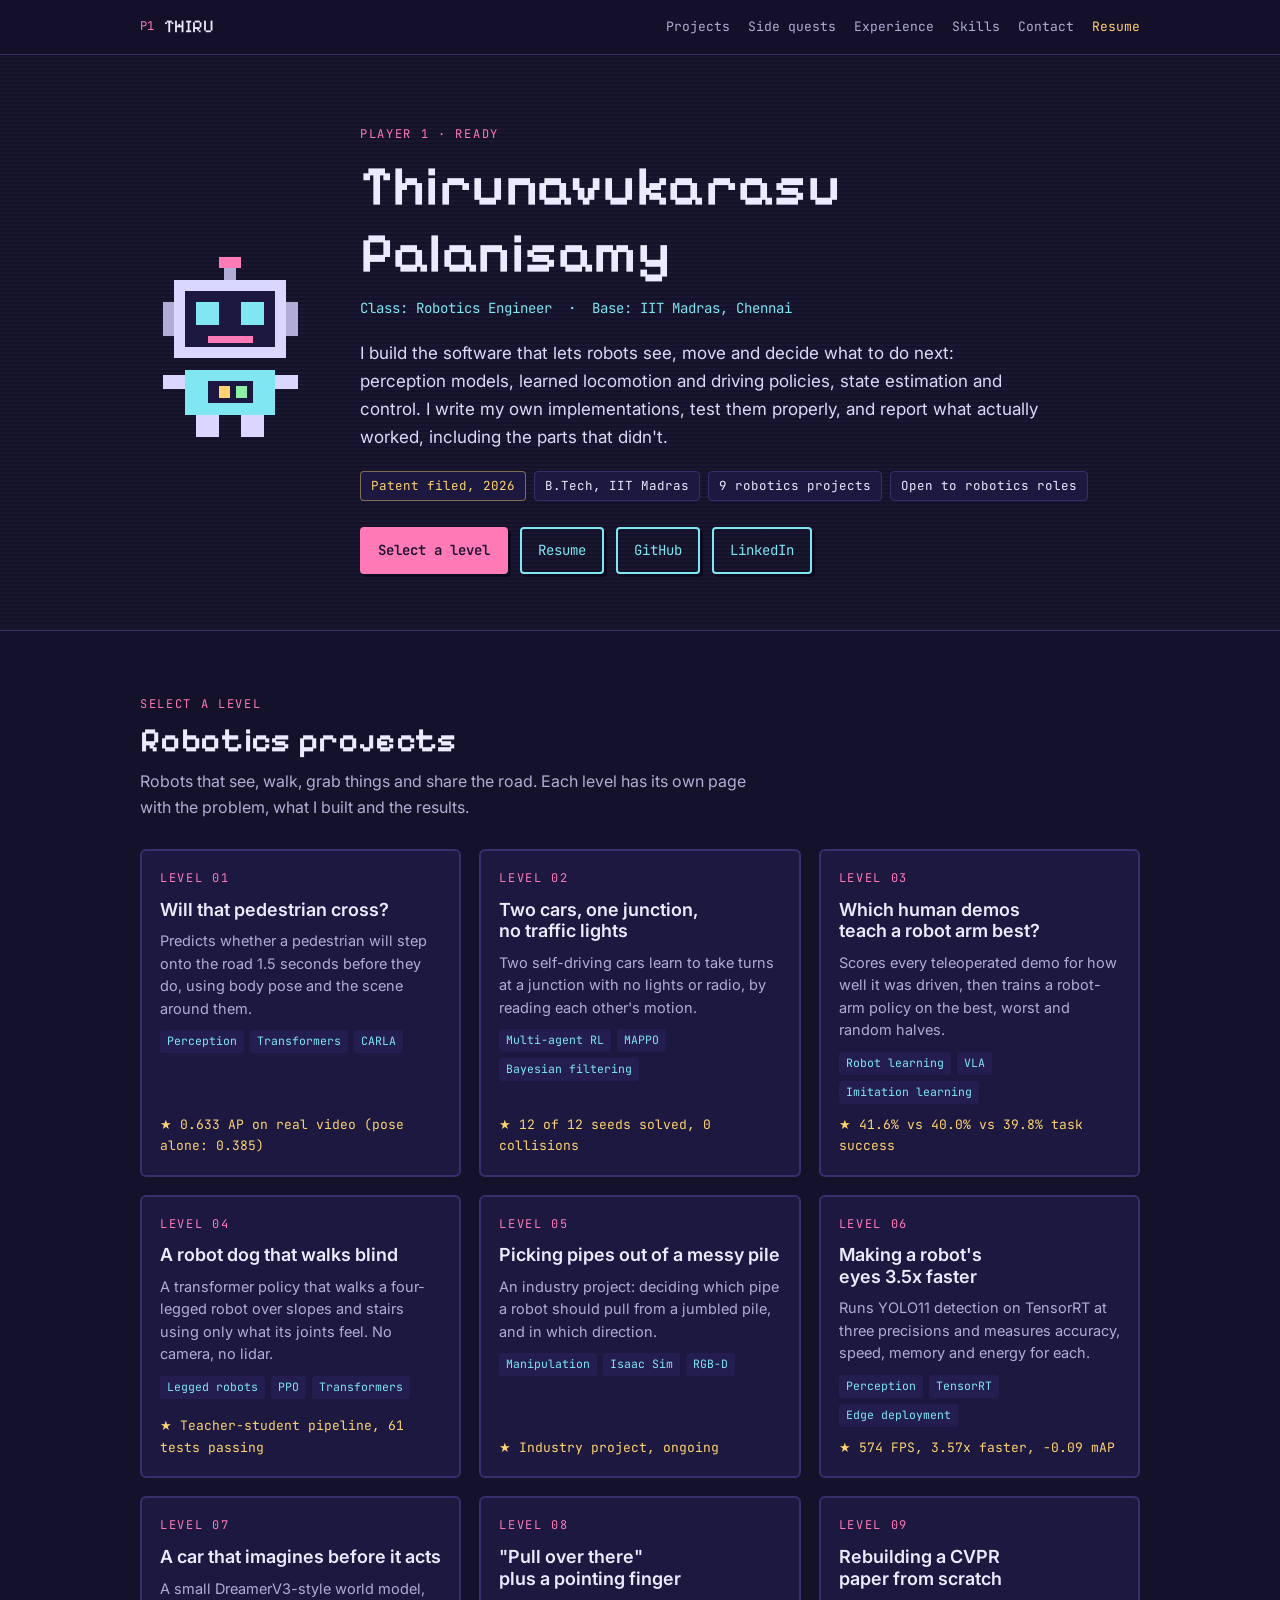
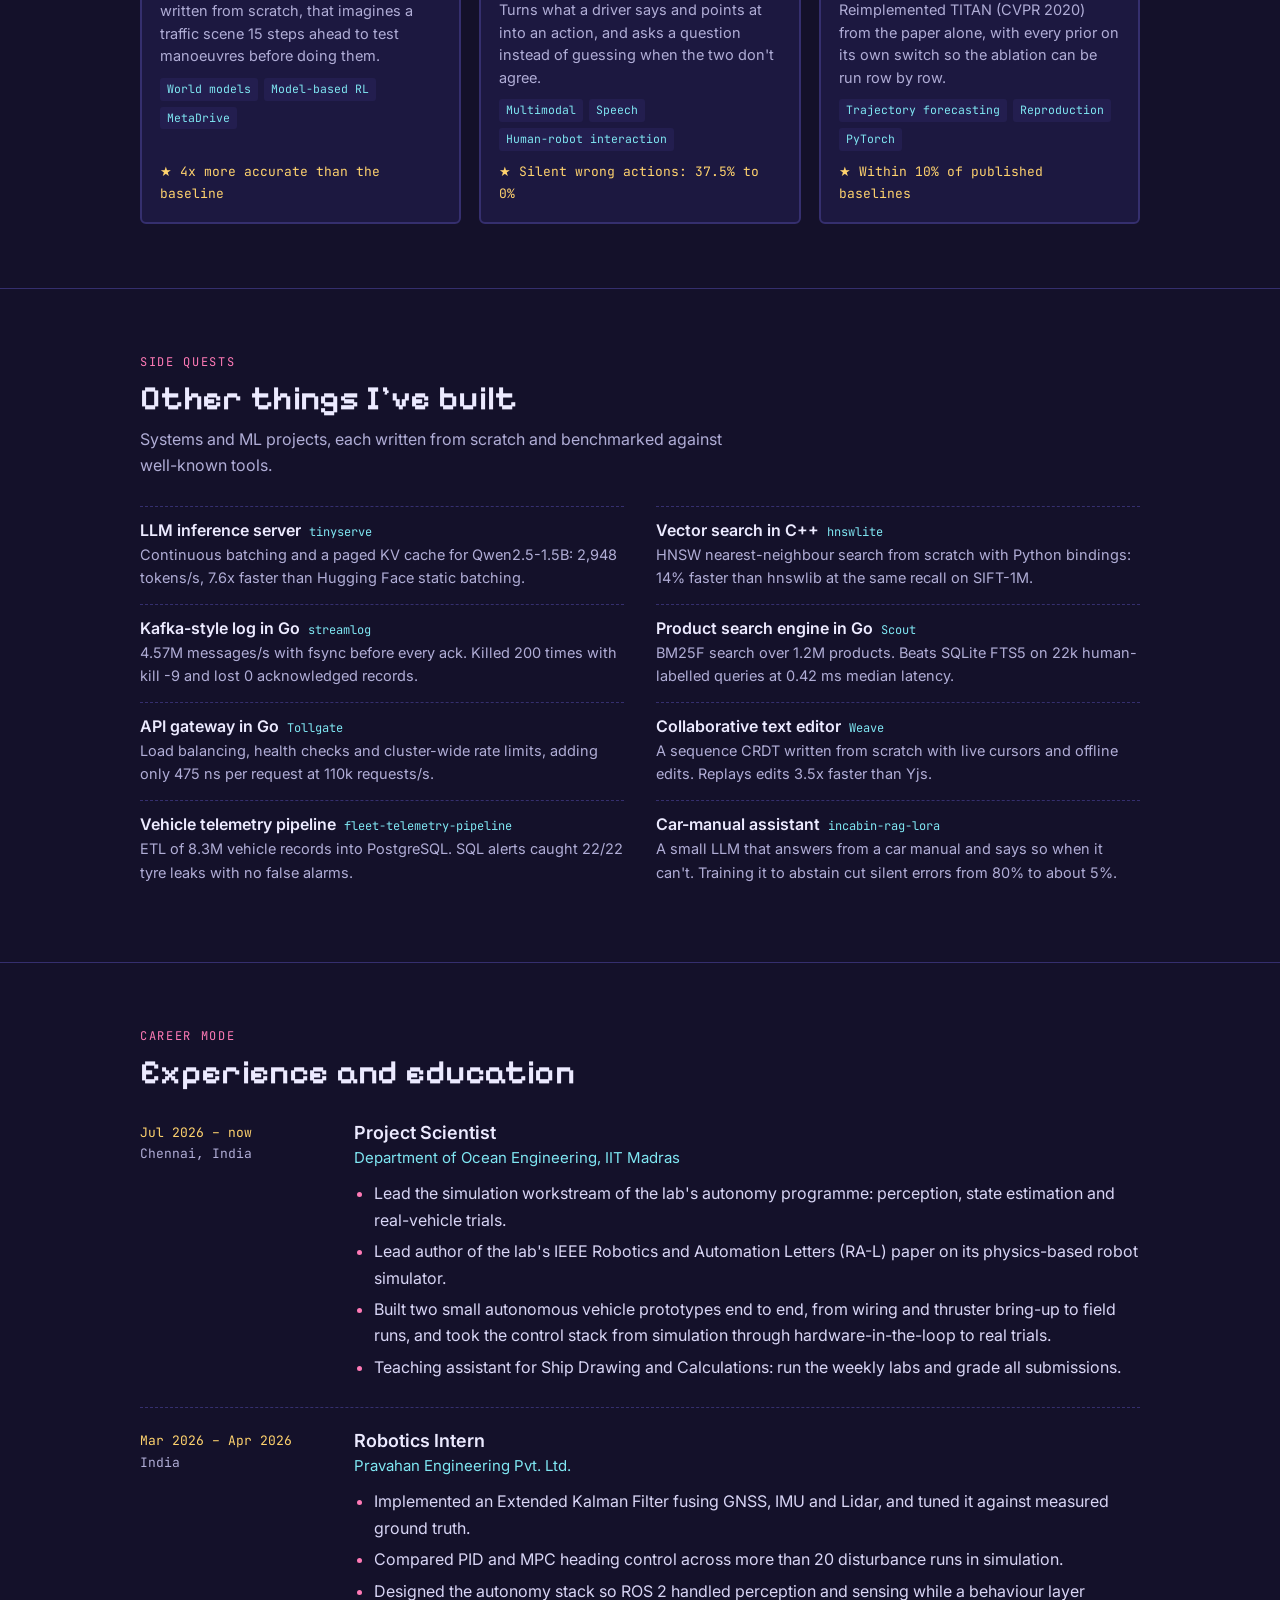
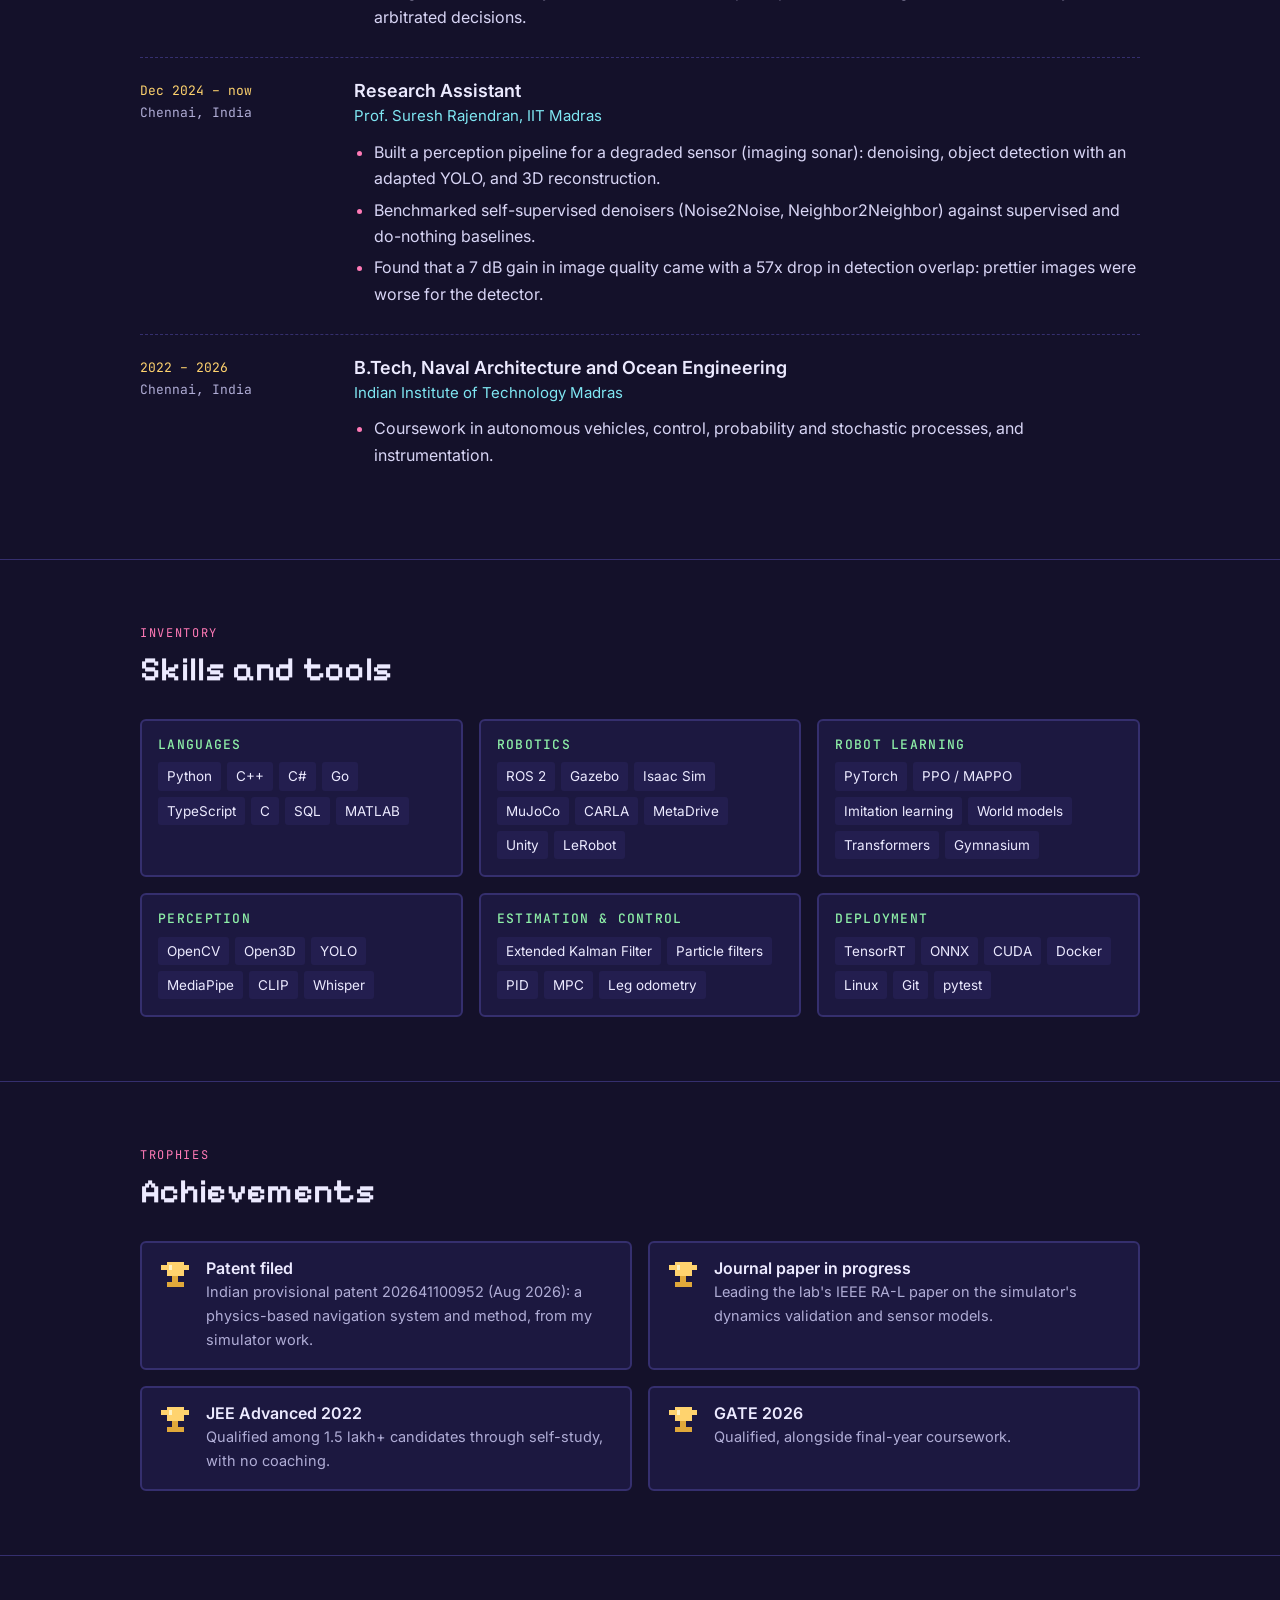
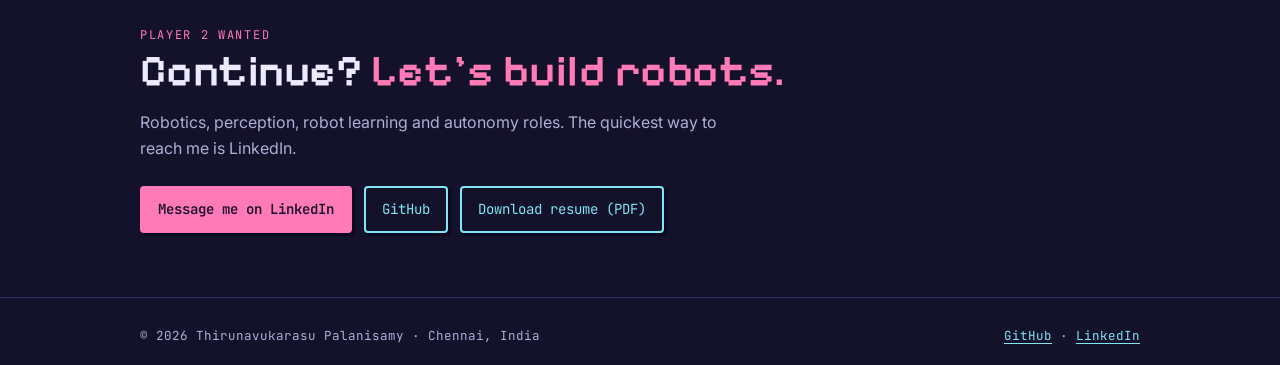
<file: website/index.html>
<!doctype html>
<html lang="en">
<head>
<meta charset="utf-8">
<meta name="viewport" content="width=device-width, initial-scale=1, viewport-fit=cover">
<title>Thirunavukarasu Palanisamy | Robotics Engineer</title>
<meta name="description" content="Thirunavukarasu Palanisamy is a robotics engineer at IIT Madras working on robot perception, robot learning, legged locomotion, multi-agent RL and sensor fusion.">
<meta name="author" content="Thirunavukarasu Palanisamy">
<link rel="canonical" href="https://thiru51.github.io/thirunavukarasu-p.github.io/">
<meta property="og:type" content="website">
<meta property="og:title" content="Thirunavukarasu Palanisamy | Robotics Engineer">
<meta property="og:description" content="Thirunavukarasu Palanisamy is a robotics engineer at IIT Madras working on robot perception, robot learning, legged locomotion, multi-agent RL and sensor fusion.">
<meta property="og:url" content="https://thiru51.github.io/thirunavukarasu-p.github.io/">
<meta property="og:image" content="https://thiru51.github.io/thirunavukarasu-p.github.io/assets/og.png">
<meta name="twitter:card" content="summary_large_image">
<meta name="theme-color" content="#14112a">
<link rel="icon" href="assets/favicon.svg" type="image/svg+xml">
<link rel="alternate" type="text/plain" href="https://thiru51.github.io/thirunavukarasu-p.github.io/llms.txt" title="Plain-text profile for AI assistants">
<link rel="preconnect" href="https://fonts.googleapis.com"><link rel="preconnect" href="https://fonts.gstatic.com" crossorigin><link rel="stylesheet" href="https://fonts.googleapis.com/css2?family=Inter:wght@400;500;600&family=JetBrains+Mono:wght@400;500;600&family=Pixelify+Sans:wght@500;600&display=swap">
<link rel="stylesheet" href="assets/style.css">
<script type="application/ld+json">{
 "@context": "https://schema.org",
 "@type": "ProfilePage",
 "url": "https://thiru51.github.io/thirunavukarasu-p.github.io/",
 "mainEntity": {
  "@type": "Person",
  "name": "Thirunavukarasu Palanisamy",
  "alternateName": [
   "Thirunavukarasu P",
   "Thiru"
  ],
  "jobTitle": "Robotics Engineer",
  "description": "Robotics engineer working on robot perception, robot learning and control. I build the software that lets robots see, move and decide what to do next: perception models, learned locomotion and driving policies, state estimation and control. I write my own implementations, test them properly, and report what actually worked, including the parts that didn't.",
  "url": "https://thiru51.github.io/thirunavukarasu-p.github.io/",
  "image": "https://thiru51.github.io/thirunavukarasu-p.github.io/assets/og.png",
  "address": {
   "@type": "PostalAddress",
   "addressLocality": "Chennai",
   "addressCountry": "IN"
  },
  "alumniOf": {
   "@type": "CollegeOrUniversity",
   "name": "Indian Institute of Technology Madras"
  },
  "affiliation": {
   "@type": "CollegeOrUniversity",
   "name": "Indian Institute of Technology Madras"
  },
  "knowsAbout": [
   "Autonomous driving",
   "C",
   "C#",
   "C++",
   "CARLA",
   "CLIP",
   "CUDA",
   "Computer vision",
   "Docker",
   "Extended Kalman Filter",
   "Gazebo",
   "Git",
   "Go",
   "Gymnasium",
   "Imitation learning",
   "Isaac Sim",
   "LeRobot",
   "Leg odometry",
   "Legged locomotion",
   "Linux",
   "MATLAB",
   "MPC",
   "MediaPipe",
   "MetaDrive",
   "MuJoCo",
   "Multi-agent reinforcement learning",
   "ONNX",
   "Open3D",
   "OpenCV",
   "PID",
   "PPO / MAPPO",
   "Particle filters",
   "PyTorch",
   "Python",
   "ROS 2",
   "Reinforcement learning",
   "Robot learning",
   "Robot perception",
   "Robotics",
   "SQL",
   "Sensor fusion",
   "State estimation",
   "TensorRT",
   "Transformers",
   "TypeScript",
   "Unity",
   "Whisper",
   "World models",
   "YOLO",
   "pytest"
  ],
  "sameAs": [
   "https://github.com/thiru51",
   "https://www.linkedin.com/in/thirunavukarasu-p/"
  ]
 }
}</script>
</head>
<body>
<header class="hud">
  <div class="wrap">
    <a class="logo" href="index.html"><span class="p1">P1</span>THIRU</a>
    <nav aria-label="Main">
      <a href="index.html#levels">Projects</a>
      <a href="index.html#side-quests">Side quests</a>
      <a href="index.html#career">Experience</a>
      <a href="index.html#inventory">Skills</a>
      <a href="index.html#contact">Contact</a>
      <a class="resume" href="resume.html">Resume</a>
    </nav>
  </div>
</header>
<main>

<section class="hero" id="about">
  <div class="wrap">
    <svg class="bot" viewBox="0 0 16 16" shape-rendering="crispEdges" role="img" aria-label="Pixel-art robot">
<g class="body">
<rect x="7.5" y="0" width="1" height="2" fill="#b0add6"/><rect x="7" y="0" width="2" height="1" fill="#ff7ab6"/>
<rect x="3" y="2" width="10" height="7" fill="#d9d6ff"/><rect x="2" y="4" width="1" height="3" fill="#b0add6"/><rect x="13" y="4" width="1" height="3" fill="#b0add6"/>
<rect x="4" y="3" width="8" height="5" fill="#1c1840"/>
<g class="eyes"><rect x="5" y="4" width="2" height="2" fill="#7fe6f2"/><rect x="9" y="4" width="2" height="2" fill="#7fe6f2"/></g>
<rect x="6" y="7" width="4" height="0.6" fill="#ff7ab6"/>
<rect x="4" y="10" width="8" height="4" fill="#7fe6f2"/><rect x="6" y="11" width="4" height="2" fill="#1c1840"/><rect x="7" y="11.5" width="1" height="1" fill="#ffd36e"/><rect x="8.5" y="11.5" width="1" height="1" fill="#8ef0a8"/>
<rect x="2" y="10.5" width="2" height="1.2" fill="#d9d6ff"/><rect x="12" y="10.5" width="2" height="1.2" fill="#d9d6ff"/>
<rect x="5" y="14" width="2" height="2" fill="#d9d6ff"/><rect x="9" y="14" width="2" height="2" fill="#d9d6ff"/>
</g></svg>
    <div>
      <span class="label">Player 1 &middot; Ready</span>
      <h1>Thirunavukarasu Palanisamy</h1>
      <p class="class">Class: Robotics Engineer &nbsp;&middot;&nbsp; Base: IIT Madras, Chennai</p>
      <p class="intro">I build the software that lets robots see, move and decide what to do next: perception models, learned locomotion and driving policies, state estimation and control. I write my own implementations, test them properly, and report what actually worked, including the parts that didn&#x27;t.</p>
      <div class="stats"><span class="chip gold">Patent filed, 2026</span><span class="chip">B.Tech, IIT Madras</span><span class="chip">9 robotics projects</span><span class="chip">Open to robotics roles</span></div>
      <div class="buttons">
        <a class="btn primary" href="#levels">Select a level</a>
        <a class="btn" href="resume.html">Resume</a>
        <a class="btn" href="https://github.com/thiru51">GitHub</a>
        <a class="btn" href="https://www.linkedin.com/in/thirunavukarasu-p/">LinkedIn</a>
        
      </div>
    </div>
  </div>
</section>

<section class="block" id="levels">
  <div class="wrap">
    <div class="block-head">
      <span class="label">Select a level</span>
      <h2>Robotics projects</h2>
      <p>Robots that see, walk, grab things and share the road. Each level has its own page with the problem, what I built and the results.</p>
    </div>
    <div class="levels">
      <a class="level" href="projects/pedestrian-crossing-intent.html">
  <span class="label">Level 01</span>
  <h3>Will that pedestrian cross?</h3>
  <p>Predicts whether a pedestrian will step onto the road 1.5 seconds before they do, using body pose and the scene around them.</p>
  <div class="tags"><span>Perception</span><span>Transformers</span><span>CARLA</span></div>
  <span class="score">&#9733; 0.633 AP on real video (pose alone: 0.385)</span>
</a><a class="level" href="projects/intersection-negotiation-marl.html">
  <span class="label">Level 02</span>
  <h3>Two cars, one junction, no traffic lights</h3>
  <p>Two self-driving cars learn to take turns at a junction with no lights or radio, by reading each other&#x27;s motion.</p>
  <div class="tags"><span>Multi-agent RL</span><span>MAPPO</span><span>Bayesian filtering</span></div>
  <span class="score">&#9733; 12 of 12 seeds solved, 0 collisions</span>
</a><a class="level" href="projects/robot-arm-demo-quality.html">
  <span class="label">Level 03</span>
  <h3>Which human demos teach a robot arm best?</h3>
  <p>Scores every teleoperated demo for how well it was driven, then trains a robot-arm policy on the best, worst and random halves.</p>
  <div class="tags"><span>Robot learning</span><span>VLA</span><span>Imitation learning</span></div>
  <span class="score">&#9733; 41.6% vs 40.0% vs 39.8% task success</span>
</a><a class="level" href="projects/blind-quadruped-locomotion.html">
  <span class="label">Level 04</span>
  <h3>A robot dog that walks blind</h3>
  <p>A transformer policy that walks a four-legged robot over slopes and stairs using only what its joints feel. No camera, no lidar.</p>
  <div class="tags"><span>Legged robots</span><span>PPO</span><span>Transformers</span></div>
  <span class="score">&#9733; Teacher-student pipeline, 61 tests passing</span>
</a><a class="level" href="projects/robotic-pipe-sorting.html">
  <span class="label">Level 05</span>
  <h3>Picking pipes out of a messy pile</h3>
  <p>An industry project: deciding which pipe a robot should pull from a jumbled pile, and in which direction.</p>
  <div class="tags"><span>Manipulation</span><span>Isaac Sim</span><span>RGB-D</span></div>
  <span class="score">&#9733; Industry project, ongoing</span>
</a><a class="level" href="projects/realtime-detection-tensorrt.html">
  <span class="label">Level 06</span>
  <h3>Making a robot&#x27;s eyes 3.5x faster</h3>
  <p>Runs YOLO11 detection on TensorRT at three precisions and measures accuracy, speed, memory and energy for each.</p>
  <div class="tags"><span>Perception</span><span>TensorRT</span><span>Edge deployment</span></div>
  <span class="score">&#9733; 574 FPS, 3.57x faster, -0.09 mAP</span>
</a><a class="level" href="projects/traffic-world-model.html">
  <span class="label">Level 07</span>
  <h3>A car that imagines before it acts</h3>
  <p>A small DreamerV3-style world model, written from scratch, that imagines a traffic scene 15 steps ahead to test manoeuvres before doing them.</p>
  <div class="tags"><span>World models</span><span>Model-based RL</span><span>MetaDrive</span></div>
  <span class="score">&#9733; 4x more accurate than the baseline</span>
</a><a class="level" href="projects/speech-gesture-grounding.html">
  <span class="label">Level 08</span>
  <h3>&quot;Pull over there&quot; plus a pointing finger</h3>
  <p>Turns what a driver says and points at into an action, and asks a question instead of guessing when the two don&#x27;t agree.</p>
  <div class="tags"><span>Multimodal</span><span>Speech</span><span>Human-robot interaction</span></div>
  <span class="score">&#9733; Silent wrong actions: 37.5% to 0%</span>
</a><a class="level" href="projects/titan-reproduction.html">
  <span class="label">Level 09</span>
  <h3>Rebuilding a CVPR paper from scratch</h3>
  <p>Reimplemented TITAN (CVPR 2020) from the paper alone, with every prior on its own switch so the ablation can be run row by row.</p>
  <div class="tags"><span>Trajectory forecasting</span><span>Reproduction</span><span>PyTorch</span></div>
  <span class="score">&#9733; Within 10% of published baselines</span>
</a>
    </div>
  </div>
</section>

<section class="block" id="side-quests">
  <div class="wrap">
    <div class="block-head">
      <span class="label">Side quests</span>
      <h2>Other things I've built</h2>
      <p>Systems and ML projects, each written from scratch and benchmarked against well-known tools.</p>
    </div>
    <div class="quests"><div class="quest"><h3><a href="https://github.com/thiru51/tinyserve">LLM inference server</a><small>tinyserve</small></h3><p>Continuous batching and a paged KV cache for Qwen2.5-1.5B: 2,948 tokens/s, 7.6x faster than Hugging Face static batching.</p></div><div class="quest"><h3><a href="https://github.com/thiru51/hnswlite">Vector search in C++</a><small>hnswlite</small></h3><p>HNSW nearest-neighbour search from scratch with Python bindings: 14% faster than hnswlib at the same recall on SIFT-1M.</p></div><div class="quest"><h3><a href="https://github.com/thiru51/streamlog">Kafka-style log in Go</a><small>streamlog</small></h3><p>4.57M messages/s with fsync before every ack. Killed 200 times with kill -9 and lost 0 acknowledged records.</p></div><div class="quest"><h3><a href="https://github.com/thiru51/Scout">Product search engine in Go</a><small>Scout</small></h3><p>BM25F search over 1.2M products. Beats SQLite FTS5 on 22k human-labelled queries at 0.42 ms median latency.</p></div><div class="quest"><h3><a href="https://github.com/thiru51/Tollgate">API gateway in Go</a><small>Tollgate</small></h3><p>Load balancing, health checks and cluster-wide rate limits, adding only 475 ns per request at 110k requests/s.</p></div><div class="quest"><h3><a href="https://github.com/thiru51/Weave">Collaborative text editor</a><small>Weave</small></h3><p>A sequence CRDT written from scratch with live cursors and offline edits. Replays edits 3.5x faster than Yjs.</p></div><div class="quest"><h3><a href="https://github.com/thiru51/fleet-telemetry-pipeline">Vehicle telemetry pipeline</a><small>fleet-telemetry-pipeline</small></h3><p>ETL of 8.3M vehicle records into PostgreSQL. SQL alerts caught 22/22 tyre leaks with no false alarms.</p></div><div class="quest"><h3><a href="https://github.com/thiru51/incabin-rag-lora">Car-manual assistant</a><small>incabin-rag-lora</small></h3><p>A small LLM that answers from a car manual and says so when it can&#x27;t. Training it to abstain cut silent errors from 80% to about 5%.</p></div></div>
  </div>
</section>

<section class="block" id="career">
  <div class="wrap">
    <div class="block-head">
      <span class="label">Career mode</span>
      <h2>Experience and education</h2>
    </div>
    <div class="career"><article class="job">
  <div><div class="when">Jul 2026 – now</div><div class="where">Chennai, India</div></div>
  <div><h3>Project Scientist</h3><div class="org">Department of Ocean Engineering, IIT Madras</div><ul><li>Lead the simulation workstream of the lab&#x27;s autonomy programme: perception, state estimation and real-vehicle trials.</li><li>Lead author of the lab&#x27;s IEEE Robotics and Automation Letters (RA-L) paper on its physics-based robot simulator.</li><li>Built two small autonomous vehicle prototypes end to end, from wiring and thruster bring-up to field runs, and took the control stack from simulation through hardware-in-the-loop to real trials.</li><li>Teaching assistant for Ship Drawing and Calculations: run the weekly labs and grade all submissions.</li></ul></div>
</article><article class="job">
  <div><div class="when">Mar 2026 – Apr 2026</div><div class="where">India</div></div>
  <div><h3>Robotics Intern</h3><div class="org">Pravahan Engineering Pvt. Ltd.</div><ul><li>Implemented an Extended Kalman Filter fusing GNSS, IMU and Lidar, and tuned it against measured ground truth.</li><li>Compared PID and MPC heading control across more than 20 disturbance runs in simulation.</li><li>Designed the autonomy stack so ROS 2 handled perception and sensing while a behaviour layer arbitrated decisions.</li></ul></div>
</article><article class="job">
  <div><div class="when">Dec 2024 – now</div><div class="where">Chennai, India</div></div>
  <div><h3>Research Assistant</h3><div class="org">Prof. Suresh Rajendran, IIT Madras</div><ul><li>Built a perception pipeline for a degraded sensor (imaging sonar): denoising, object detection with an adapted YOLO, and 3D reconstruction.</li><li>Benchmarked self-supervised denoisers (Noise2Noise, Neighbor2Neighbor) against supervised and do-nothing baselines.</li><li>Found that a 7 dB gain in image quality came with a 57x drop in detection overlap: prettier images were worse for the detector.</li></ul></div>
</article><article class="job">
  <div><div class="when">2022 – 2026</div><div class="where">Chennai, India</div></div>
  <div><h3>B.Tech, Naval Architecture and Ocean Engineering</h3><div class="org">Indian Institute of Technology Madras</div><ul><li>Coursework in autonomous vehicles, control, probability and stochastic processes, and instrumentation.</li></ul></div>
</article></div>
  </div>
</section>

<section class="block" id="inventory">
  <div class="wrap">
    <div class="block-head">
      <span class="label">Inventory</span>
      <h2>Skills and tools</h2>
    </div>
    <div class="inventory"><div class="slot"><h3>Languages</h3><ul><li>Python</li><li>C++</li><li>C#</li><li>Go</li><li>TypeScript</li><li>C</li><li>SQL</li><li>MATLAB</li></ul></div><div class="slot"><h3>Robotics</h3><ul><li>ROS 2</li><li>Gazebo</li><li>Isaac Sim</li><li>MuJoCo</li><li>CARLA</li><li>MetaDrive</li><li>Unity</li><li>LeRobot</li></ul></div><div class="slot"><h3>Robot learning</h3><ul><li>PyTorch</li><li>PPO / MAPPO</li><li>Imitation learning</li><li>World models</li><li>Transformers</li><li>Gymnasium</li></ul></div><div class="slot"><h3>Perception</h3><ul><li>OpenCV</li><li>Open3D</li><li>YOLO</li><li>MediaPipe</li><li>CLIP</li><li>Whisper</li></ul></div><div class="slot"><h3>Estimation &amp; control</h3><ul><li>Extended Kalman Filter</li><li>Particle filters</li><li>PID</li><li>MPC</li><li>Leg odometry</li></ul></div><div class="slot"><h3>Deployment</h3><ul><li>TensorRT</li><li>ONNX</li><li>CUDA</li><li>Docker</li><li>Linux</li><li>Git</li><li>pytest</li></ul></div></div>
  </div>
</section>

<section class="block" id="trophies">
  <div class="wrap">
    <div class="block-head">
      <span class="label">Trophies</span>
      <h2>Achievements</h2>
    </div>
    <div class="trophies"><div class="trophy"><svg viewBox="0 0 12 12" shape-rendering="crispEdges" aria-hidden="true">
<rect x="3" y="1" width="6" height="5" fill="#ffd36e"/><rect x="1" y="2" width="2" height="2" fill="#ffd36e"/><rect x="9" y="2" width="2" height="2" fill="#ffd36e"/>
<rect x="4" y="2" width="1" height="2" fill="#fff3c4"/><rect x="5" y="6" width="2" height="2" fill="#e0a83a"/><rect x="3" y="8" width="6" height="2" fill="#e0a83a"/></svg><div><h3>Patent filed</h3><p>Indian provisional patent 202641100952 (Aug 2026): a physics-based navigation system and method, from my simulator work.</p></div></div><div class="trophy"><svg viewBox="0 0 12 12" shape-rendering="crispEdges" aria-hidden="true">
<rect x="3" y="1" width="6" height="5" fill="#ffd36e"/><rect x="1" y="2" width="2" height="2" fill="#ffd36e"/><rect x="9" y="2" width="2" height="2" fill="#ffd36e"/>
<rect x="4" y="2" width="1" height="2" fill="#fff3c4"/><rect x="5" y="6" width="2" height="2" fill="#e0a83a"/><rect x="3" y="8" width="6" height="2" fill="#e0a83a"/></svg><div><h3>Journal paper in progress</h3><p>Leading the lab&#x27;s IEEE RA-L paper on the simulator&#x27;s dynamics validation and sensor models.</p></div></div><div class="trophy"><svg viewBox="0 0 12 12" shape-rendering="crispEdges" aria-hidden="true">
<rect x="3" y="1" width="6" height="5" fill="#ffd36e"/><rect x="1" y="2" width="2" height="2" fill="#ffd36e"/><rect x="9" y="2" width="2" height="2" fill="#ffd36e"/>
<rect x="4" y="2" width="1" height="2" fill="#fff3c4"/><rect x="5" y="6" width="2" height="2" fill="#e0a83a"/><rect x="3" y="8" width="6" height="2" fill="#e0a83a"/></svg><div><h3>JEE Advanced 2022</h3><p>Qualified among 1.5 lakh+ candidates through self-study, with no coaching.</p></div></div><div class="trophy"><svg viewBox="0 0 12 12" shape-rendering="crispEdges" aria-hidden="true">
<rect x="3" y="1" width="6" height="5" fill="#ffd36e"/><rect x="1" y="2" width="2" height="2" fill="#ffd36e"/><rect x="9" y="2" width="2" height="2" fill="#ffd36e"/>
<rect x="4" y="2" width="1" height="2" fill="#fff3c4"/><rect x="5" y="6" width="2" height="2" fill="#e0a83a"/><rect x="3" y="8" width="6" height="2" fill="#e0a83a"/></svg><div><h3>GATE 2026</h3><p>Qualified, alongside final-year coursework.</p></div></div></div>
  </div>
</section>

<section class="block contact" id="contact">
  <div class="wrap">
    <span class="label">Player 2 wanted</span>
    <h2 class="big">Continue? <span>Let's build robots.</span></h2>
    <p>Robotics, perception, robot learning and autonomy roles. The quickest way to reach me is LinkedIn.</p>
    <div class="links">
      <a class="btn primary" href="https://www.linkedin.com/in/thirunavukarasu-p/">Message me on LinkedIn</a>
      <a class="btn" href="https://github.com/thiru51">GitHub</a>
      <a class="btn" href="resume.pdf">Download resume (PDF)</a>
      
    </div>
  </div>
</section>

</main>
<footer>
  <div class="wrap">
    <span>&copy; 2026 Thirunavukarasu Palanisamy &middot; Chennai, India</span>
    <span><a href="https://github.com/thiru51">GitHub</a> &middot; <a href="https://www.linkedin.com/in/thirunavukarasu-p/">LinkedIn</a></span>
  </div>
</footer>
</body>
</html>
</file>
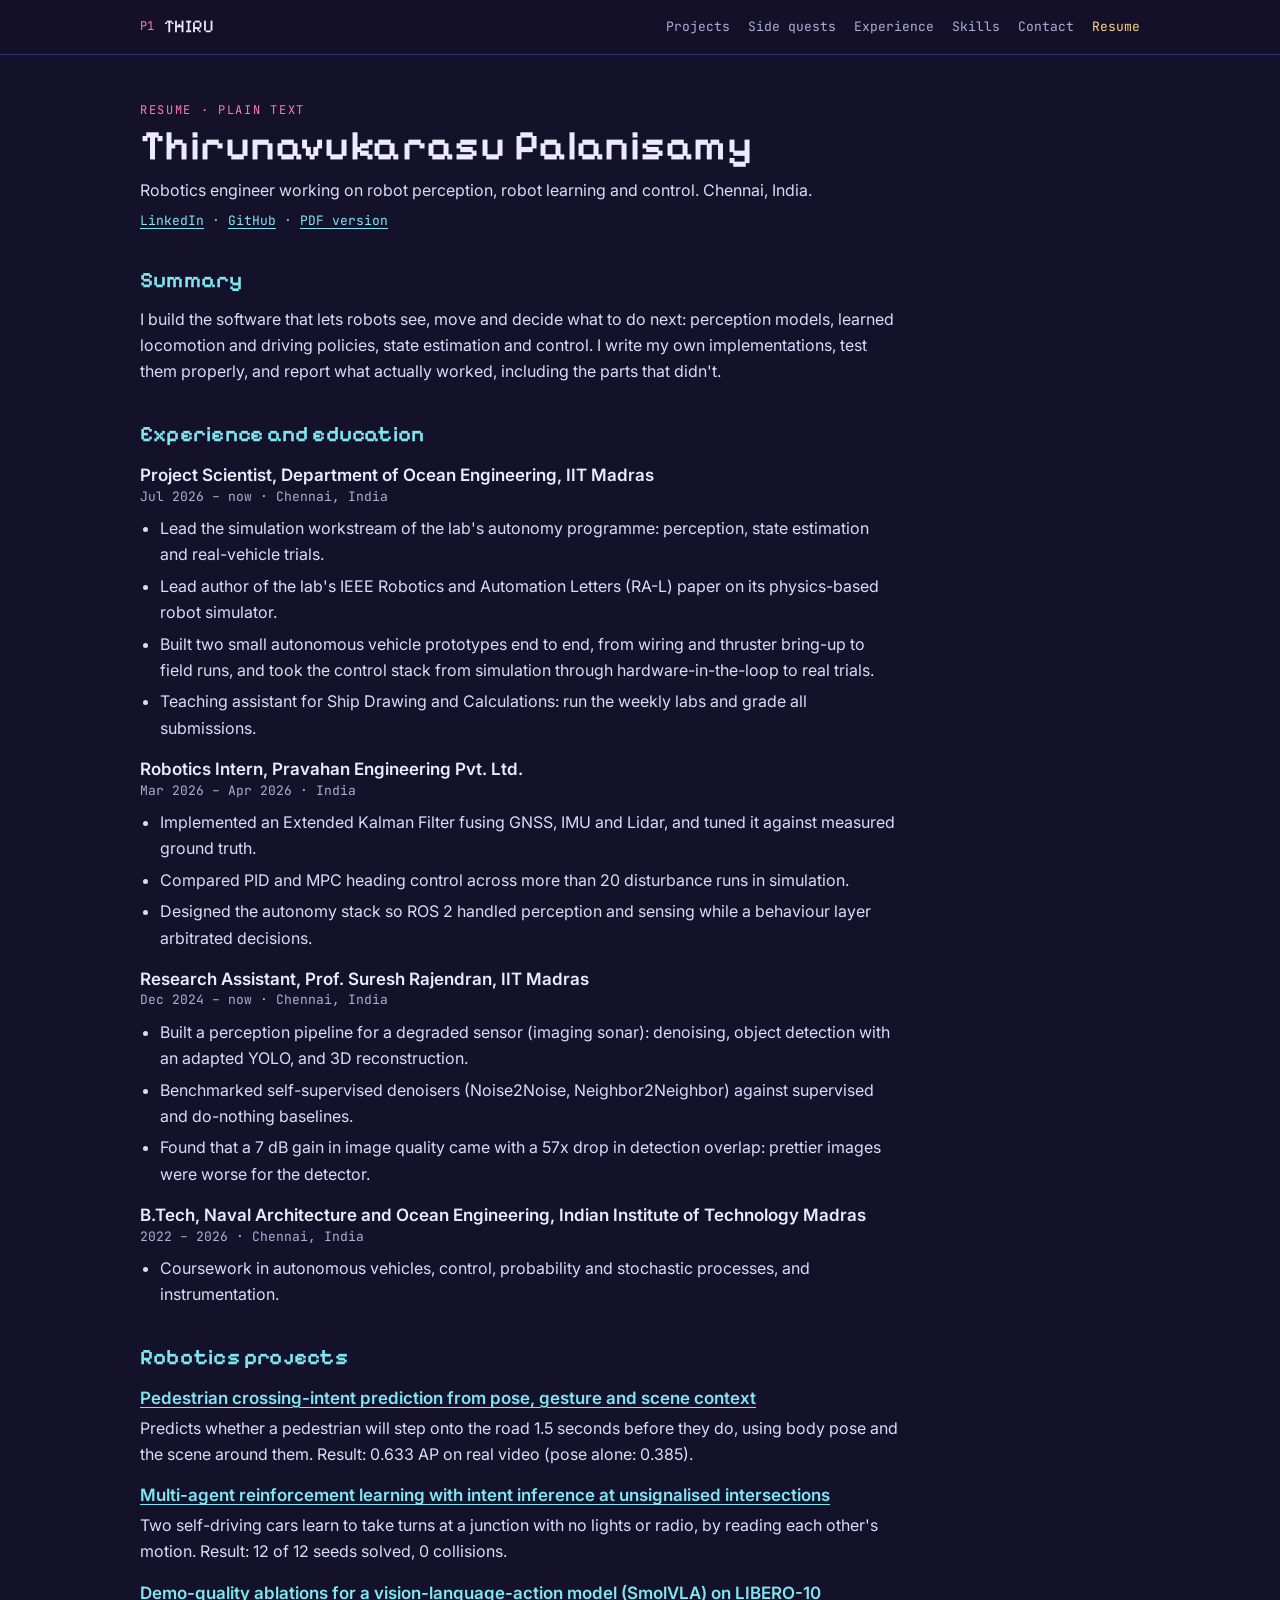
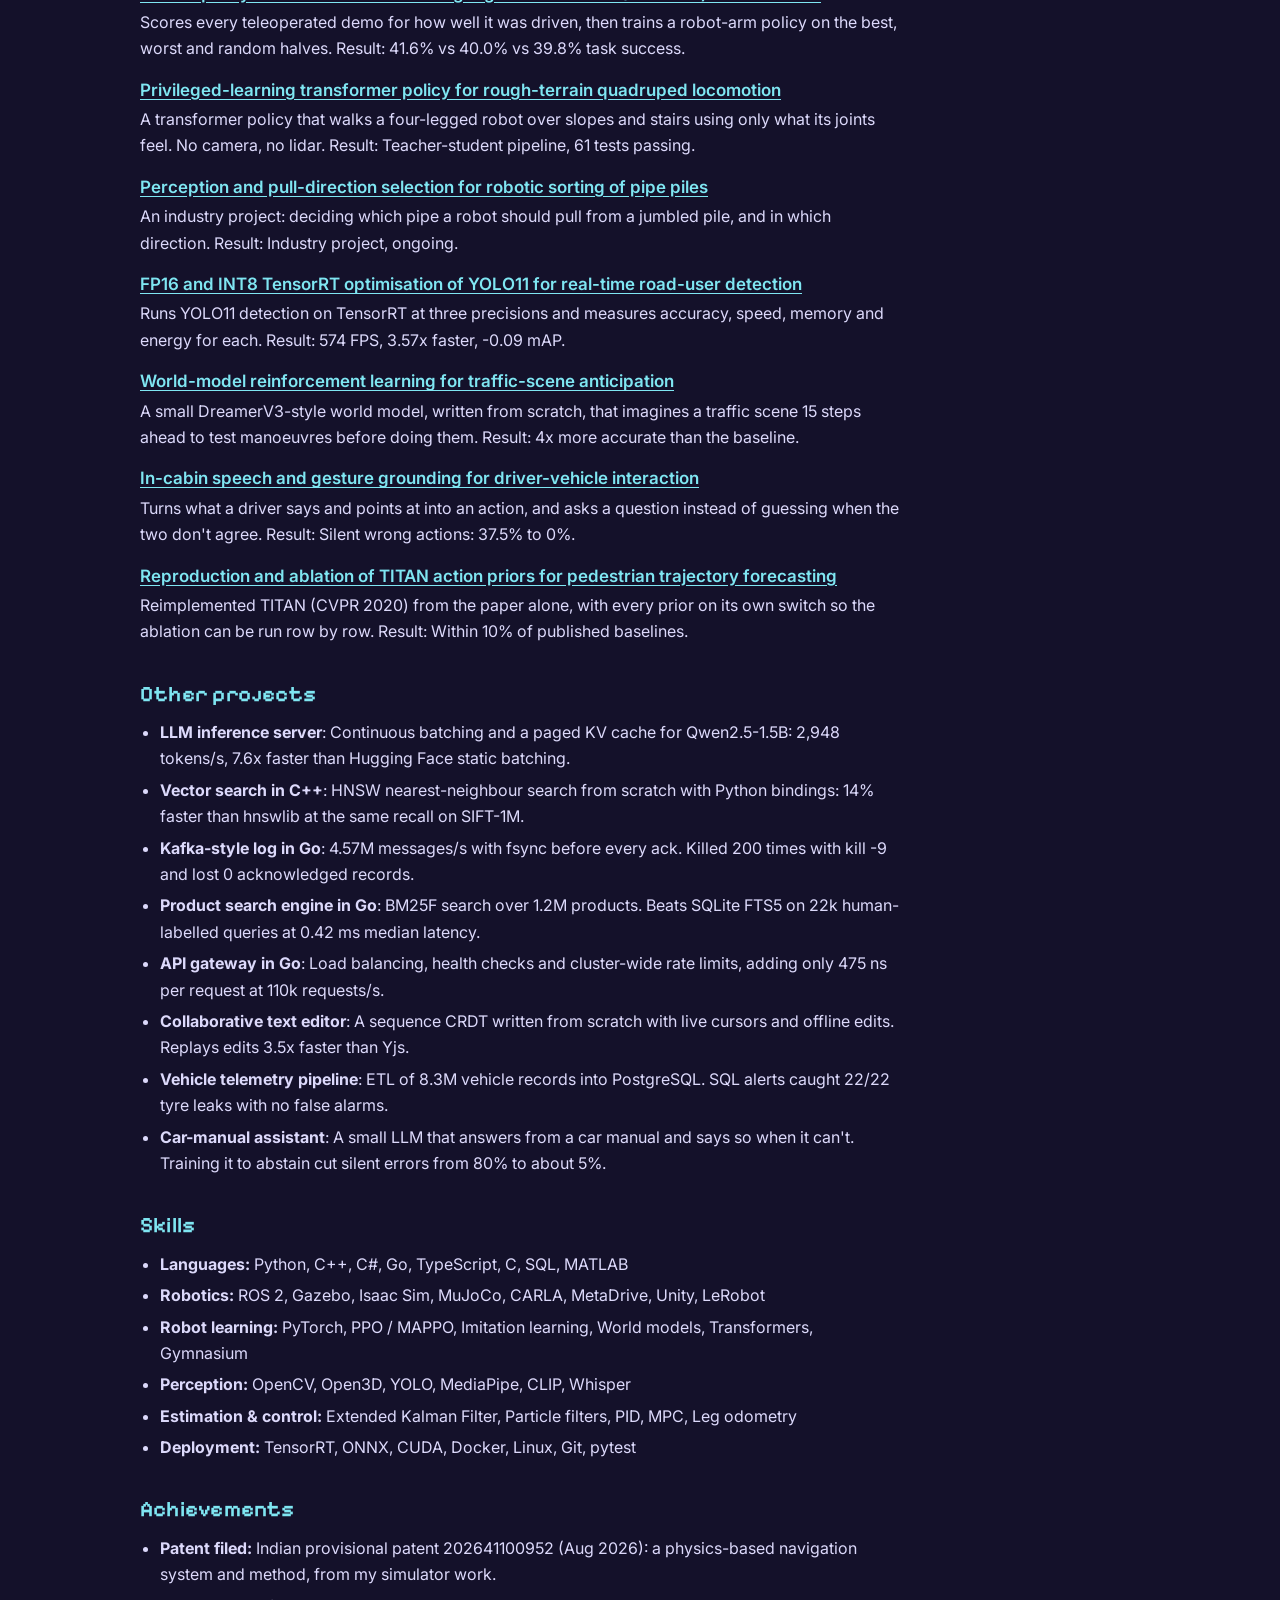
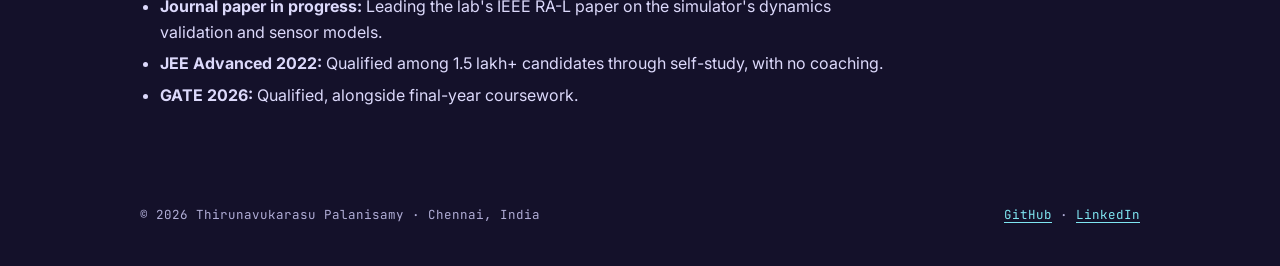
<file: website/resume.html>
<!doctype html>
<html lang="en">
<head>
<meta charset="utf-8">
<meta name="viewport" content="width=device-width, initial-scale=1, viewport-fit=cover">
<title>Resume | Thirunavukarasu Palanisamy</title>
<meta name="description" content="Resume of Thirunavukarasu Palanisamy, robotics engineer working on robot perception, robot learning and control.">
<meta name="author" content="Thirunavukarasu Palanisamy">
<link rel="canonical" href="https://thiru51.github.io/thirunavukarasu-p.github.io/resume.html">
<meta property="og:type" content="website">
<meta property="og:title" content="Resume | Thirunavukarasu Palanisamy">
<meta property="og:description" content="Resume of Thirunavukarasu Palanisamy, robotics engineer working on robot perception, robot learning and control.">
<meta property="og:url" content="https://thiru51.github.io/thirunavukarasu-p.github.io/resume.html">
<meta property="og:image" content="https://thiru51.github.io/thirunavukarasu-p.github.io/assets/og.png">
<meta name="twitter:card" content="summary_large_image">
<meta name="theme-color" content="#14112a">
<link rel="icon" href="assets/favicon.svg" type="image/svg+xml">
<link rel="alternate" type="text/plain" href="https://thiru51.github.io/thirunavukarasu-p.github.io/llms.txt" title="Plain-text profile for AI assistants">
<link rel="preconnect" href="https://fonts.googleapis.com"><link rel="preconnect" href="https://fonts.gstatic.com" crossorigin><link rel="stylesheet" href="https://fonts.googleapis.com/css2?family=Inter:wght@400;500;600&family=JetBrains+Mono:wght@400;500;600&family=Pixelify+Sans:wght@500;600&display=swap">
<link rel="stylesheet" href="assets/style.css">
<script type="application/ld+json">{
 "@context": "https://schema.org",
 "@type": "ProfilePage",
 "url": "https://thiru51.github.io/thirunavukarasu-p.github.io/",
 "mainEntity": {
  "@type": "Person",
  "name": "Thirunavukarasu Palanisamy",
  "alternateName": [
   "Thirunavukarasu P",
   "Thiru"
  ],
  "jobTitle": "Robotics Engineer",
  "description": "Robotics engineer working on robot perception, robot learning and control. I build the software that lets robots see, move and decide what to do next: perception models, learned locomotion and driving policies, state estimation and control. I write my own implementations, test them properly, and report what actually worked, including the parts that didn't.",
  "url": "https://thiru51.github.io/thirunavukarasu-p.github.io/",
  "image": "https://thiru51.github.io/thirunavukarasu-p.github.io/assets/og.png",
  "address": {
   "@type": "PostalAddress",
   "addressLocality": "Chennai",
   "addressCountry": "IN"
  },
  "alumniOf": {
   "@type": "CollegeOrUniversity",
   "name": "Indian Institute of Technology Madras"
  },
  "affiliation": {
   "@type": "CollegeOrUniversity",
   "name": "Indian Institute of Technology Madras"
  },
  "knowsAbout": [
   "Autonomous driving",
   "C",
   "C#",
   "C++",
   "CARLA",
   "CLIP",
   "CUDA",
   "Computer vision",
   "Docker",
   "Extended Kalman Filter",
   "Gazebo",
   "Git",
   "Go",
   "Gymnasium",
   "Imitation learning",
   "Isaac Sim",
   "LeRobot",
   "Leg odometry",
   "Legged locomotion",
   "Linux",
   "MATLAB",
   "MPC",
   "MediaPipe",
   "MetaDrive",
   "MuJoCo",
   "Multi-agent reinforcement learning",
   "ONNX",
   "Open3D",
   "OpenCV",
   "PID",
   "PPO / MAPPO",
   "Particle filters",
   "PyTorch",
   "Python",
   "ROS 2",
   "Reinforcement learning",
   "Robot learning",
   "Robot perception",
   "Robotics",
   "SQL",
   "Sensor fusion",
   "State estimation",
   "TensorRT",
   "Transformers",
   "TypeScript",
   "Unity",
   "Whisper",
   "World models",
   "YOLO",
   "pytest"
  ],
  "sameAs": [
   "https://github.com/thiru51",
   "https://www.linkedin.com/in/thirunavukarasu-p/"
  ]
 }
}</script>
</head>
<body>
<header class="hud">
  <div class="wrap">
    <a class="logo" href="index.html"><span class="p1">P1</span>THIRU</a>
    <nav aria-label="Main">
      <a href="index.html#levels">Projects</a>
      <a href="index.html#side-quests">Side quests</a>
      <a href="index.html#career">Experience</a>
      <a href="index.html#inventory">Skills</a>
      <a href="index.html#contact">Contact</a>
      <a class="resume" href="resume.html">Resume</a>
    </nav>
  </div>
</header>
<main>

<div class="wrap"><article class="resume-page">
  <span class="label">Resume &middot; plain text</span>
  <h1>Thirunavukarasu Palanisamy</h1>
  <p>Robotics engineer working on robot perception, robot learning and control. Chennai, India.</p>
  <p class="sub"><a href="https://www.linkedin.com/in/thirunavukarasu-p/">LinkedIn</a> &middot; <a href="https://github.com/thiru51">GitHub</a> &middot; <a href="resume.pdf">PDF version</a></p>
  <h2>Summary</h2><p>I build the software that lets robots see, move and decide what to do next: perception models, learned locomotion and driving policies, state estimation and control. I write my own implementations, test them properly, and report what actually worked, including the parts that didn&#x27;t.</p>
  <h2>Experience and education</h2><h3>Project Scientist, Department of Ocean Engineering, IIT Madras</h3><div class="sub">Jul 2026 – now &middot; Chennai, India</div>
<ul><li>Lead the simulation workstream of the lab&#x27;s autonomy programme: perception, state estimation and real-vehicle trials.</li><li>Lead author of the lab&#x27;s IEEE Robotics and Automation Letters (RA-L) paper on its physics-based robot simulator.</li><li>Built two small autonomous vehicle prototypes end to end, from wiring and thruster bring-up to field runs, and took the control stack from simulation through hardware-in-the-loop to real trials.</li><li>Teaching assistant for Ship Drawing and Calculations: run the weekly labs and grade all submissions.</li></ul><h3>Robotics Intern, Pravahan Engineering Pvt. Ltd.</h3><div class="sub">Mar 2026 – Apr 2026 &middot; India</div>
<ul><li>Implemented an Extended Kalman Filter fusing GNSS, IMU and Lidar, and tuned it against measured ground truth.</li><li>Compared PID and MPC heading control across more than 20 disturbance runs in simulation.</li><li>Designed the autonomy stack so ROS 2 handled perception and sensing while a behaviour layer arbitrated decisions.</li></ul><h3>Research Assistant, Prof. Suresh Rajendran, IIT Madras</h3><div class="sub">Dec 2024 – now &middot; Chennai, India</div>
<ul><li>Built a perception pipeline for a degraded sensor (imaging sonar): denoising, object detection with an adapted YOLO, and 3D reconstruction.</li><li>Benchmarked self-supervised denoisers (Noise2Noise, Neighbor2Neighbor) against supervised and do-nothing baselines.</li><li>Found that a 7 dB gain in image quality came with a 57x drop in detection overlap: prettier images were worse for the detector.</li></ul><h3>B.Tech, Naval Architecture and Ocean Engineering, Indian Institute of Technology Madras</h3><div class="sub">2022 – 2026 &middot; Chennai, India</div>
<ul><li>Coursework in autonomous vehicles, control, probability and stochastic processes, and instrumentation.</li></ul>
  <h2>Robotics projects</h2><h3><a href="projects/pedestrian-crossing-intent.html">Pedestrian crossing-intent prediction from pose, gesture and scene context</a></h3>
<p>Predicts whether a pedestrian will step onto the road 1.5 seconds before they do, using body pose and the scene around them. Result: 0.633 AP on real video (pose alone: 0.385).</p><h3><a href="projects/intersection-negotiation-marl.html">Multi-agent reinforcement learning with intent inference at unsignalised intersections</a></h3>
<p>Two self-driving cars learn to take turns at a junction with no lights or radio, by reading each other&#x27;s motion. Result: 12 of 12 seeds solved, 0 collisions.</p><h3><a href="projects/robot-arm-demo-quality.html">Demo-quality ablations for a vision-language-action model (SmolVLA) on LIBERO-10</a></h3>
<p>Scores every teleoperated demo for how well it was driven, then trains a robot-arm policy on the best, worst and random halves. Result: 41.6% vs 40.0% vs 39.8% task success.</p><h3><a href="projects/blind-quadruped-locomotion.html">Privileged-learning transformer policy for rough-terrain quadruped locomotion</a></h3>
<p>A transformer policy that walks a four-legged robot over slopes and stairs using only what its joints feel. No camera, no lidar. Result: Teacher-student pipeline, 61 tests passing.</p><h3><a href="projects/robotic-pipe-sorting.html">Perception and pull-direction selection for robotic sorting of pipe piles</a></h3>
<p>An industry project: deciding which pipe a robot should pull from a jumbled pile, and in which direction. Result: Industry project, ongoing.</p><h3><a href="projects/realtime-detection-tensorrt.html">FP16 and INT8 TensorRT optimisation of YOLO11 for real-time road-user detection</a></h3>
<p>Runs YOLO11 detection on TensorRT at three precisions and measures accuracy, speed, memory and energy for each. Result: 574 FPS, 3.57x faster, -0.09 mAP.</p><h3><a href="projects/traffic-world-model.html">World-model reinforcement learning for traffic-scene anticipation</a></h3>
<p>A small DreamerV3-style world model, written from scratch, that imagines a traffic scene 15 steps ahead to test manoeuvres before doing them. Result: 4x more accurate than the baseline.</p><h3><a href="projects/speech-gesture-grounding.html">In-cabin speech and gesture grounding for driver-vehicle interaction</a></h3>
<p>Turns what a driver says and points at into an action, and asks a question instead of guessing when the two don&#x27;t agree. Result: Silent wrong actions: 37.5% to 0%.</p><h3><a href="projects/titan-reproduction.html">Reproduction and ablation of TITAN action priors for pedestrian trajectory forecasting</a></h3>
<p>Reimplemented TITAN (CVPR 2020) from the paper alone, with every prior on its own switch so the ablation can be run row by row. Result: Within 10% of published baselines.</p>
  <h2>Other projects</h2><ul><li><b>LLM inference server</b>: Continuous batching and a paged KV cache for Qwen2.5-1.5B: 2,948 tokens/s, 7.6x faster than Hugging Face static batching.</li><li><b>Vector search in C++</b>: HNSW nearest-neighbour search from scratch with Python bindings: 14% faster than hnswlib at the same recall on SIFT-1M.</li><li><b>Kafka-style log in Go</b>: 4.57M messages/s with fsync before every ack. Killed 200 times with kill -9 and lost 0 acknowledged records.</li><li><b>Product search engine in Go</b>: BM25F search over 1.2M products. Beats SQLite FTS5 on 22k human-labelled queries at 0.42 ms median latency.</li><li><b>API gateway in Go</b>: Load balancing, health checks and cluster-wide rate limits, adding only 475 ns per request at 110k requests/s.</li><li><b>Collaborative text editor</b>: A sequence CRDT written from scratch with live cursors and offline edits. Replays edits 3.5x faster than Yjs.</li><li><b>Vehicle telemetry pipeline</b>: ETL of 8.3M vehicle records into PostgreSQL. SQL alerts caught 22/22 tyre leaks with no false alarms.</li><li><b>Car-manual assistant</b>: A small LLM that answers from a car manual and says so when it can&#x27;t. Training it to abstain cut silent errors from 80% to about 5%.</li></ul>
  <h2>Skills</h2><ul><li><b>Languages:</b> Python, C++, C#, Go, TypeScript, C, SQL, MATLAB</li><li><b>Robotics:</b> ROS 2, Gazebo, Isaac Sim, MuJoCo, CARLA, MetaDrive, Unity, LeRobot</li><li><b>Robot learning:</b> PyTorch, PPO / MAPPO, Imitation learning, World models, Transformers, Gymnasium</li><li><b>Perception:</b> OpenCV, Open3D, YOLO, MediaPipe, CLIP, Whisper</li><li><b>Estimation &amp; control:</b> Extended Kalman Filter, Particle filters, PID, MPC, Leg odometry</li><li><b>Deployment:</b> TensorRT, ONNX, CUDA, Docker, Linux, Git, pytest</li></ul>
  <h2>Achievements</h2><ul><li><b>Patent filed:</b> Indian provisional patent 202641100952 (Aug 2026): a physics-based navigation system and method, from my simulator work.</li><li><b>Journal paper in progress:</b> Leading the lab&#x27;s IEEE RA-L paper on the simulator&#x27;s dynamics validation and sensor models.</li><li><b>JEE Advanced 2022:</b> Qualified among 1.5 lakh+ candidates through self-study, with no coaching.</li><li><b>GATE 2026:</b> Qualified, alongside final-year coursework.</li></ul>
</article></div>

</main>
<footer>
  <div class="wrap">
    <span>&copy; 2026 Thirunavukarasu Palanisamy &middot; Chennai, India</span>
    <span><a href="https://github.com/thiru51">GitHub</a> &middot; <a href="https://www.linkedin.com/in/thirunavukarasu-p/">LinkedIn</a></span>
  </div>
</footer>
</body>
</html>
</file>
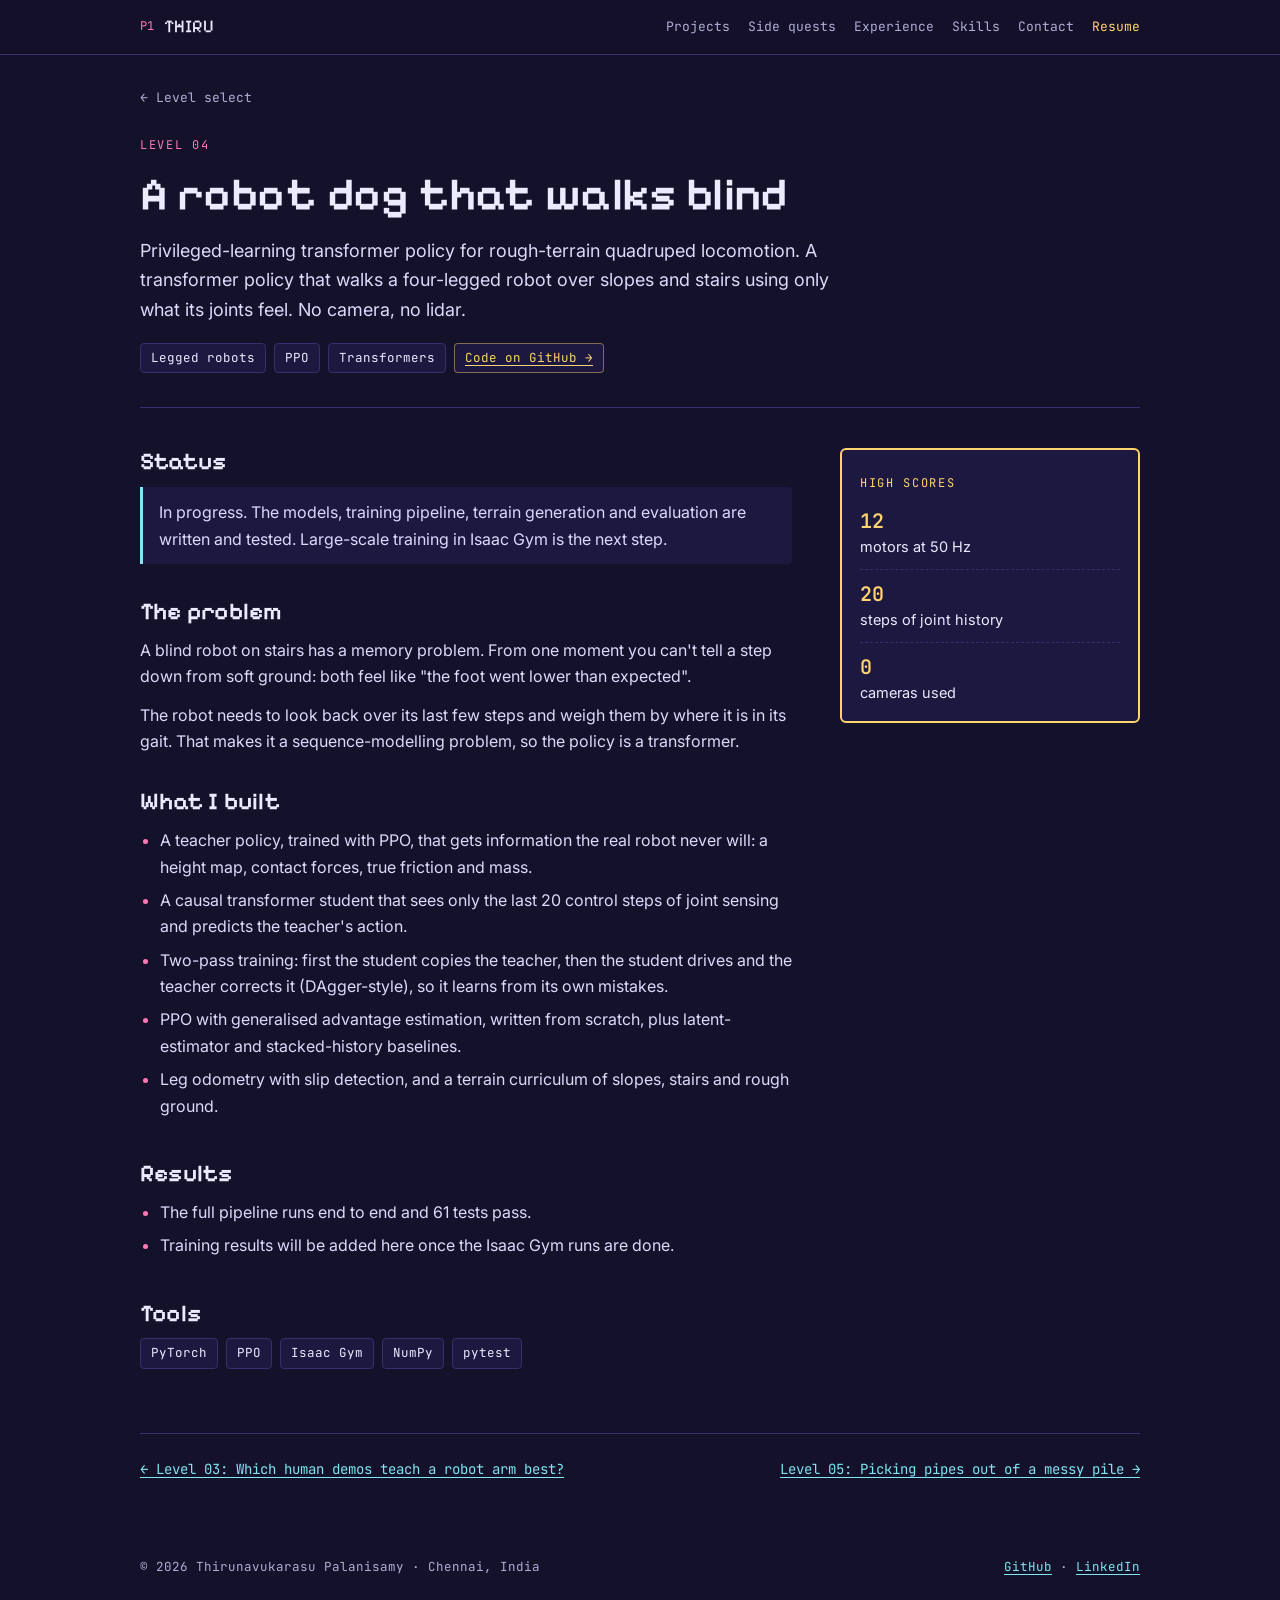
<file: website/projects/blind-quadruped-locomotion.html>
<!doctype html>
<html lang="en">
<head>
<meta charset="utf-8">
<meta name="viewport" content="width=device-width, initial-scale=1, viewport-fit=cover">
<title>A robot dog that walks blind | Thirunavukarasu Palanisamy</title>
<meta name="description" content="Privileged-learning transformer policy for rough-terrain quadruped locomotion. A transformer policy that walks a four-legged robot over slopes and stairs using only what its joints feel. No camera, no lidar.">
<meta name="author" content="Thirunavukarasu Palanisamy">
<link rel="canonical" href="https://thiru51.github.io/thirunavukarasu-p.github.io/projects/blind-quadruped-locomotion.html">
<meta property="og:type" content="website">
<meta property="og:title" content="A robot dog that walks blind | Thirunavukarasu Palanisamy">
<meta property="og:description" content="Privileged-learning transformer policy for rough-terrain quadruped locomotion. A transformer policy that walks a four-legged robot over slopes and stairs using only what its joints feel. No camera, no lidar.">
<meta property="og:url" content="https://thiru51.github.io/thirunavukarasu-p.github.io/projects/blind-quadruped-locomotion.html">
<meta property="og:image" content="https://thiru51.github.io/thirunavukarasu-p.github.io/assets/og.png">
<meta name="twitter:card" content="summary_large_image">
<meta name="theme-color" content="#14112a">
<link rel="icon" href="../assets/favicon.svg" type="image/svg+xml">
<link rel="alternate" type="text/plain" href="https://thiru51.github.io/thirunavukarasu-p.github.io/llms.txt" title="Plain-text profile for AI assistants">
<link rel="preconnect" href="https://fonts.googleapis.com"><link rel="preconnect" href="https://fonts.gstatic.com" crossorigin><link rel="stylesheet" href="https://fonts.googleapis.com/css2?family=Inter:wght@400;500;600&family=JetBrains+Mono:wght@400;500;600&family=Pixelify+Sans:wght@500;600&display=swap">
<link rel="stylesheet" href="../assets/style.css">
<script type="application/ld+json">{
 "@context": "https://schema.org",
 "@type": "SoftwareSourceCode",
 "name": "Privileged-learning transformer policy for rough-terrain quadruped locomotion",
 "alternateName": "A robot dog that walks blind",
 "description": "A transformer policy that walks a four-legged robot over slopes and stairs using only what its joints feel. No camera, no lidar.",
 "url": "https://thiru51.github.io/thirunavukarasu-p.github.io/projects/blind-quadruped-locomotion.html",
 "author": {
  "@type": "Person",
  "name": "Thirunavukarasu Palanisamy",
  "url": "https://thiru51.github.io/thirunavukarasu-p.github.io/"
 },
 "keywords": "Legged robots, PPO, Transformers, PyTorch, PPO, Isaac Gym, NumPy, pytest",
 "codeRepository": "https://github.com/thiru51/rough-terrain-locomotion"
}</script>
</head>
<body>
<header class="hud">
  <div class="wrap">
    <a class="logo" href="../index.html"><span class="p1">P1</span>THIRU</a>
    <nav aria-label="Main">
      <a href="../index.html#levels">Projects</a>
      <a href="../index.html#side-quests">Side quests</a>
      <a href="../index.html#career">Experience</a>
      <a href="../index.html#inventory">Skills</a>
      <a href="../index.html#contact">Contact</a>
      <a class="resume" href="../resume.html">Resume</a>
    </nav>
  </div>
</header>
<main>

<div class="wrap">
  <div class="crumbs"><a href="../index.html#levels">&larr; Level select</a></div>
  <div class="proj-head">
    <span class="label">Level 04</span>
    <h1>A robot dog that walks blind</h1>
    <p class="lede">Privileged-learning transformer policy for rough-terrain quadruped locomotion. A transformer policy that walks a four-legged robot over slopes and stairs using only what its joints feel. No camera, no lidar.</p>
    <div class="meta"><span class="chip">Legged robots</span><span class="chip">PPO</span><span class="chip">Transformers</span><a class="chip gold" href="https://github.com/thiru51/rough-terrain-locomotion">Code on GitHub &rarr;</a></div>
  </div>
  <div class="proj-body">
    <div class="prose">
      <div><h2>Status</h2><p class="status">In progress. The models, training pipeline, terrain generation and evaluation are written and tested. Large-scale training in Isaac Gym is the next step.</p></div>
      <div><h2>The problem</h2><p>A blind robot on stairs has a memory problem. From one moment you can&#x27;t tell a step down from soft ground: both feel like &quot;the foot went lower than expected&quot;.</p><p>The robot needs to look back over its last few steps and weigh them by where it is in its gait. That makes it a sequence-modelling problem, so the policy is a transformer.</p></div>
      <div><h2>What I built</h2><ul><li>A teacher policy, trained with PPO, that gets information the real robot never will: a height map, contact forces, true friction and mass.</li><li>A causal transformer student that sees only the last 20 control steps of joint sensing and predicts the teacher&#x27;s action.</li><li>Two-pass training: first the student copies the teacher, then the student drives and the teacher corrects it (DAgger-style), so it learns from its own mistakes.</li><li>PPO with generalised advantage estimation, written from scratch, plus latent-estimator and stacked-history baselines.</li><li>Leg odometry with slip detection, and a terrain curriculum of slopes, stairs and rough ground.</li></ul></div>
      <div><h2>Results</h2><ul><li>The full pipeline runs end to end and 61 tests pass.</li><li>Training results will be added here once the Isaac Gym runs are done.</li></ul></div>
      <div><h2>Tools</h2><div class="tools"><span class="chip">PyTorch</span><span class="chip">PPO</span><span class="chip">Isaac Gym</span><span class="chip">NumPy</span><span class="chip">pytest</span></div></div>
    </div>
    <aside class="scorecard" aria-label="Key numbers">
      <span class="label">High scores</span>
      <ul><li><b>12</b>motors at 50 Hz</li><li><b>20</b>steps of joint history</li><li><b>0</b>cameras used</li></ul>
    </aside>
  </div>
  <div class="next-prev"><a href="robot-arm-demo-quality.html">&larr; Level 03: Which human demos teach a robot arm best?</a><a href="robotic-pipe-sorting.html">Level 05: Picking pipes out of a messy pile &rarr;</a></div>
</div>

</main>
<footer>
  <div class="wrap">
    <span>&copy; 2026 Thirunavukarasu Palanisamy &middot; Chennai, India</span>
    <span><a href="https://github.com/thiru51">GitHub</a> &middot; <a href="https://www.linkedin.com/in/thirunavukarasu-p/">LinkedIn</a></span>
  </div>
</footer>
</body>
</html>
</file>
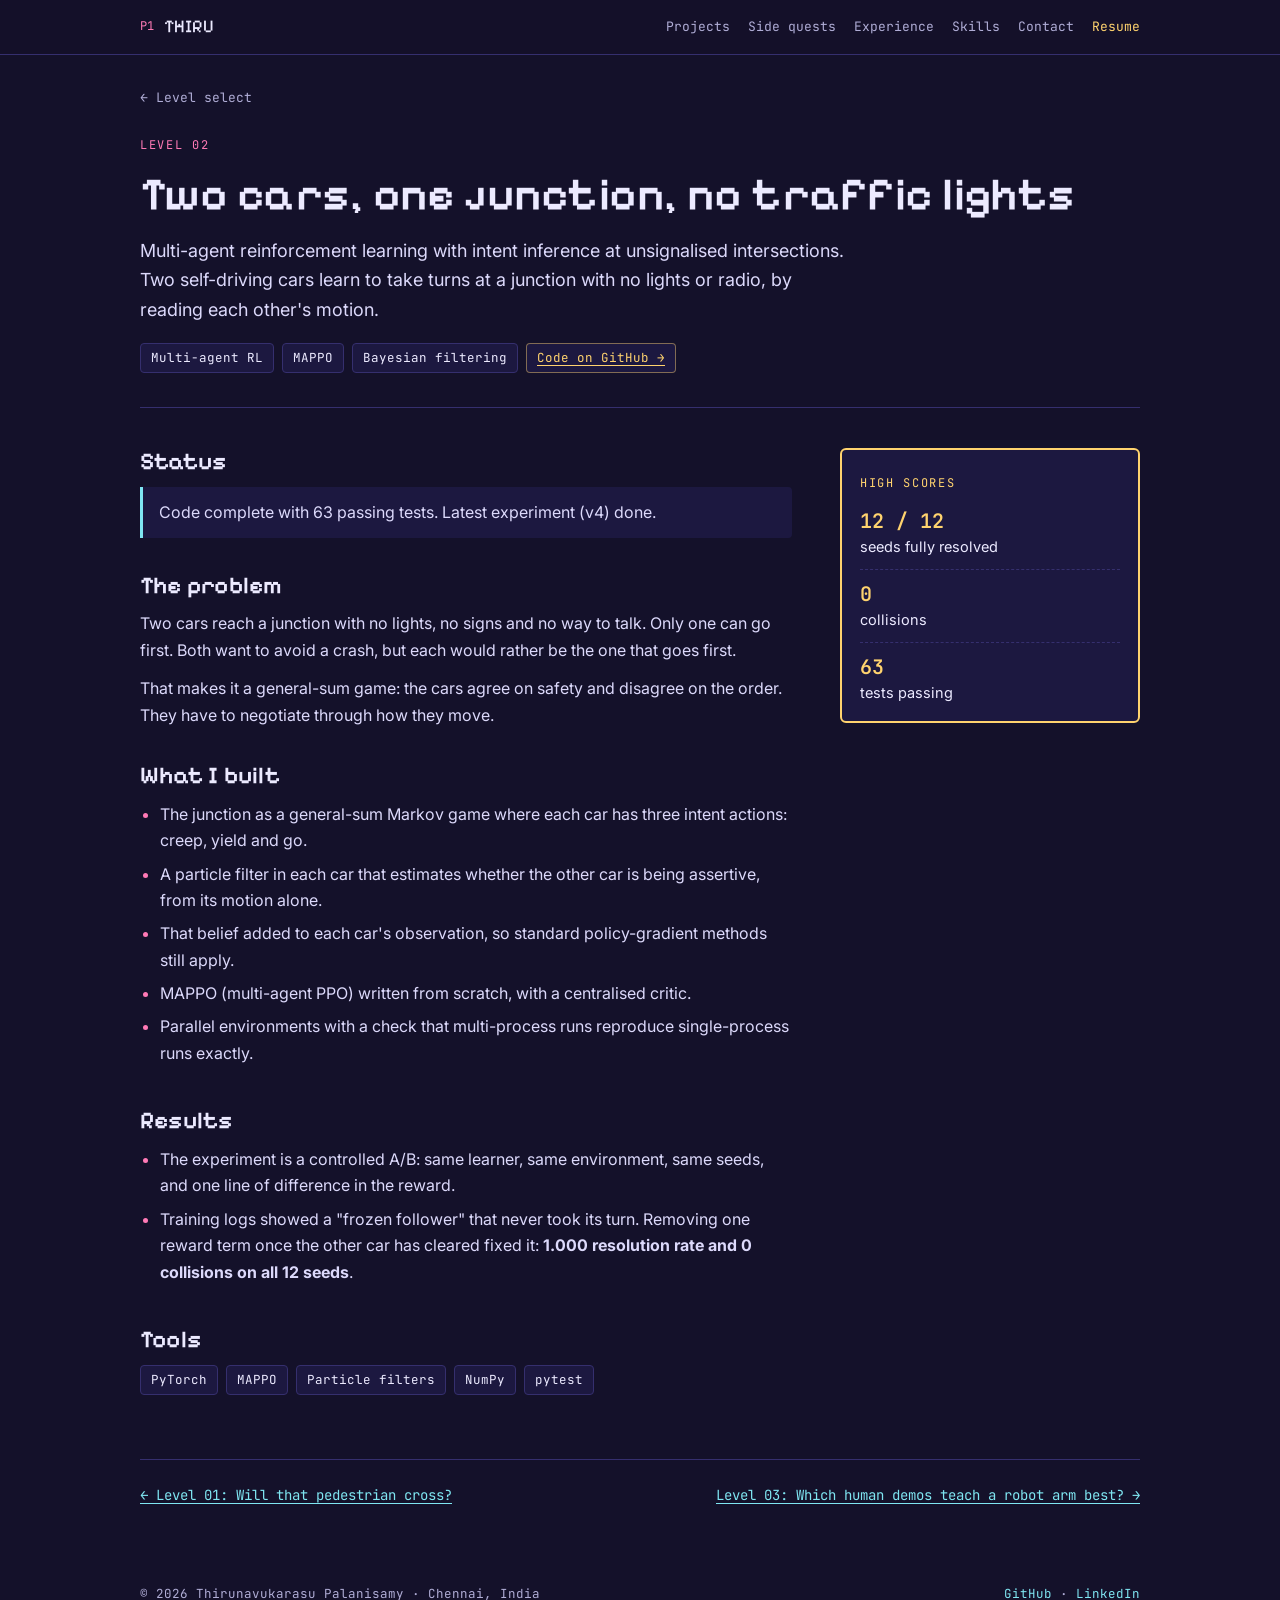
<file: website/projects/intersection-negotiation-marl.html>
<!doctype html>
<html lang="en">
<head>
<meta charset="utf-8">
<meta name="viewport" content="width=device-width, initial-scale=1, viewport-fit=cover">
<title>Two cars, one junction, no traffic lights | Thirunavukarasu Palanisamy</title>
<meta name="description" content="Multi-agent reinforcement learning with intent inference at unsignalised intersections. Two self-driving cars learn to take turns at a junction with no lights or radio, by reading each other&#x27;s motion.">
<meta name="author" content="Thirunavukarasu Palanisamy">
<link rel="canonical" href="https://thiru51.github.io/thirunavukarasu-p.github.io/projects/intersection-negotiation-marl.html">
<meta property="og:type" content="website">
<meta property="og:title" content="Two cars, one junction, no traffic lights | Thirunavukarasu Palanisamy">
<meta property="og:description" content="Multi-agent reinforcement learning with intent inference at unsignalised intersections. Two self-driving cars learn to take turns at a junction with no lights or radio, by reading each other&#x27;s motion.">
<meta property="og:url" content="https://thiru51.github.io/thirunavukarasu-p.github.io/projects/intersection-negotiation-marl.html">
<meta property="og:image" content="https://thiru51.github.io/thirunavukarasu-p.github.io/assets/og.png">
<meta name="twitter:card" content="summary_large_image">
<meta name="theme-color" content="#14112a">
<link rel="icon" href="../assets/favicon.svg" type="image/svg+xml">
<link rel="alternate" type="text/plain" href="https://thiru51.github.io/thirunavukarasu-p.github.io/llms.txt" title="Plain-text profile for AI assistants">
<link rel="preconnect" href="https://fonts.googleapis.com"><link rel="preconnect" href="https://fonts.gstatic.com" crossorigin><link rel="stylesheet" href="https://fonts.googleapis.com/css2?family=Inter:wght@400;500;600&family=JetBrains+Mono:wght@400;500;600&family=Pixelify+Sans:wght@500;600&display=swap">
<link rel="stylesheet" href="../assets/style.css">
<script type="application/ld+json">{
 "@context": "https://schema.org",
 "@type": "SoftwareSourceCode",
 "name": "Multi-agent reinforcement learning with intent inference at unsignalised intersections",
 "alternateName": "Two cars, one junction, no traffic lights",
 "description": "Two self-driving cars learn to take turns at a junction with no lights or radio, by reading each other's motion.",
 "url": "https://thiru51.github.io/thirunavukarasu-p.github.io/projects/intersection-negotiation-marl.html",
 "author": {
  "@type": "Person",
  "name": "Thirunavukarasu Palanisamy",
  "url": "https://thiru51.github.io/thirunavukarasu-p.github.io/"
 },
 "keywords": "Multi-agent RL, MAPPO, Bayesian filtering, PyTorch, MAPPO, Particle filters, NumPy, pytest",
 "codeRepository": "https://github.com/thiru51/cooperative-negotiation-marl"
}</script>
</head>
<body>
<header class="hud">
  <div class="wrap">
    <a class="logo" href="../index.html"><span class="p1">P1</span>THIRU</a>
    <nav aria-label="Main">
      <a href="../index.html#levels">Projects</a>
      <a href="../index.html#side-quests">Side quests</a>
      <a href="../index.html#career">Experience</a>
      <a href="../index.html#inventory">Skills</a>
      <a href="../index.html#contact">Contact</a>
      <a class="resume" href="../resume.html">Resume</a>
    </nav>
  </div>
</header>
<main>

<div class="wrap">
  <div class="crumbs"><a href="../index.html#levels">&larr; Level select</a></div>
  <div class="proj-head">
    <span class="label">Level 02</span>
    <h1>Two cars, one junction, no traffic lights</h1>
    <p class="lede">Multi-agent reinforcement learning with intent inference at unsignalised intersections. Two self-driving cars learn to take turns at a junction with no lights or radio, by reading each other&#x27;s motion.</p>
    <div class="meta"><span class="chip">Multi-agent RL</span><span class="chip">MAPPO</span><span class="chip">Bayesian filtering</span><a class="chip gold" href="https://github.com/thiru51/cooperative-negotiation-marl">Code on GitHub &rarr;</a></div>
  </div>
  <div class="proj-body">
    <div class="prose">
      <div><h2>Status</h2><p class="status">Code complete with 63 passing tests. Latest experiment (v4) done.</p></div>
      <div><h2>The problem</h2><p>Two cars reach a junction with no lights, no signs and no way to talk. Only one can go first. Both want to avoid a crash, but each would rather be the one that goes first.</p><p>That makes it a general-sum game: the cars agree on safety and disagree on the order. They have to negotiate through how they move.</p></div>
      <div><h2>What I built</h2><ul><li>The junction as a general-sum Markov game where each car has three intent actions: creep, yield and go.</li><li>A particle filter in each car that estimates whether the other car is being assertive, from its motion alone.</li><li>That belief added to each car&#x27;s observation, so standard policy-gradient methods still apply.</li><li>MAPPO (multi-agent PPO) written from scratch, with a centralised critic.</li><li>Parallel environments with a check that multi-process runs reproduce single-process runs exactly.</li></ul></div>
      <div><h2>Results</h2><ul><li>The experiment is a controlled A/B: same learner, same environment, same seeds, and one line of difference in the reward.</li><li>Training logs showed a "frozen follower" that never took its turn. Removing one reward term once the other car has cleared fixed it: <b>1.000 resolution rate and 0 collisions on all 12 seeds</b>.</li></ul></div>
      <div><h2>Tools</h2><div class="tools"><span class="chip">PyTorch</span><span class="chip">MAPPO</span><span class="chip">Particle filters</span><span class="chip">NumPy</span><span class="chip">pytest</span></div></div>
    </div>
    <aside class="scorecard" aria-label="Key numbers">
      <span class="label">High scores</span>
      <ul><li><b>12 / 12</b>seeds fully resolved</li><li><b>0</b>collisions</li><li><b>63</b>tests passing</li></ul>
    </aside>
  </div>
  <div class="next-prev"><a href="pedestrian-crossing-intent.html">&larr; Level 01: Will that pedestrian cross?</a><a href="robot-arm-demo-quality.html">Level 03: Which human demos teach a robot arm best? &rarr;</a></div>
</div>

</main>
<footer>
  <div class="wrap">
    <span>&copy; 2026 Thirunavukarasu Palanisamy &middot; Chennai, India</span>
    <span><a href="https://github.com/thiru51">GitHub</a> &middot; <a href="https://www.linkedin.com/in/thirunavukarasu-p/">LinkedIn</a></span>
  </div>
</footer>
</body>
</html>
</file>
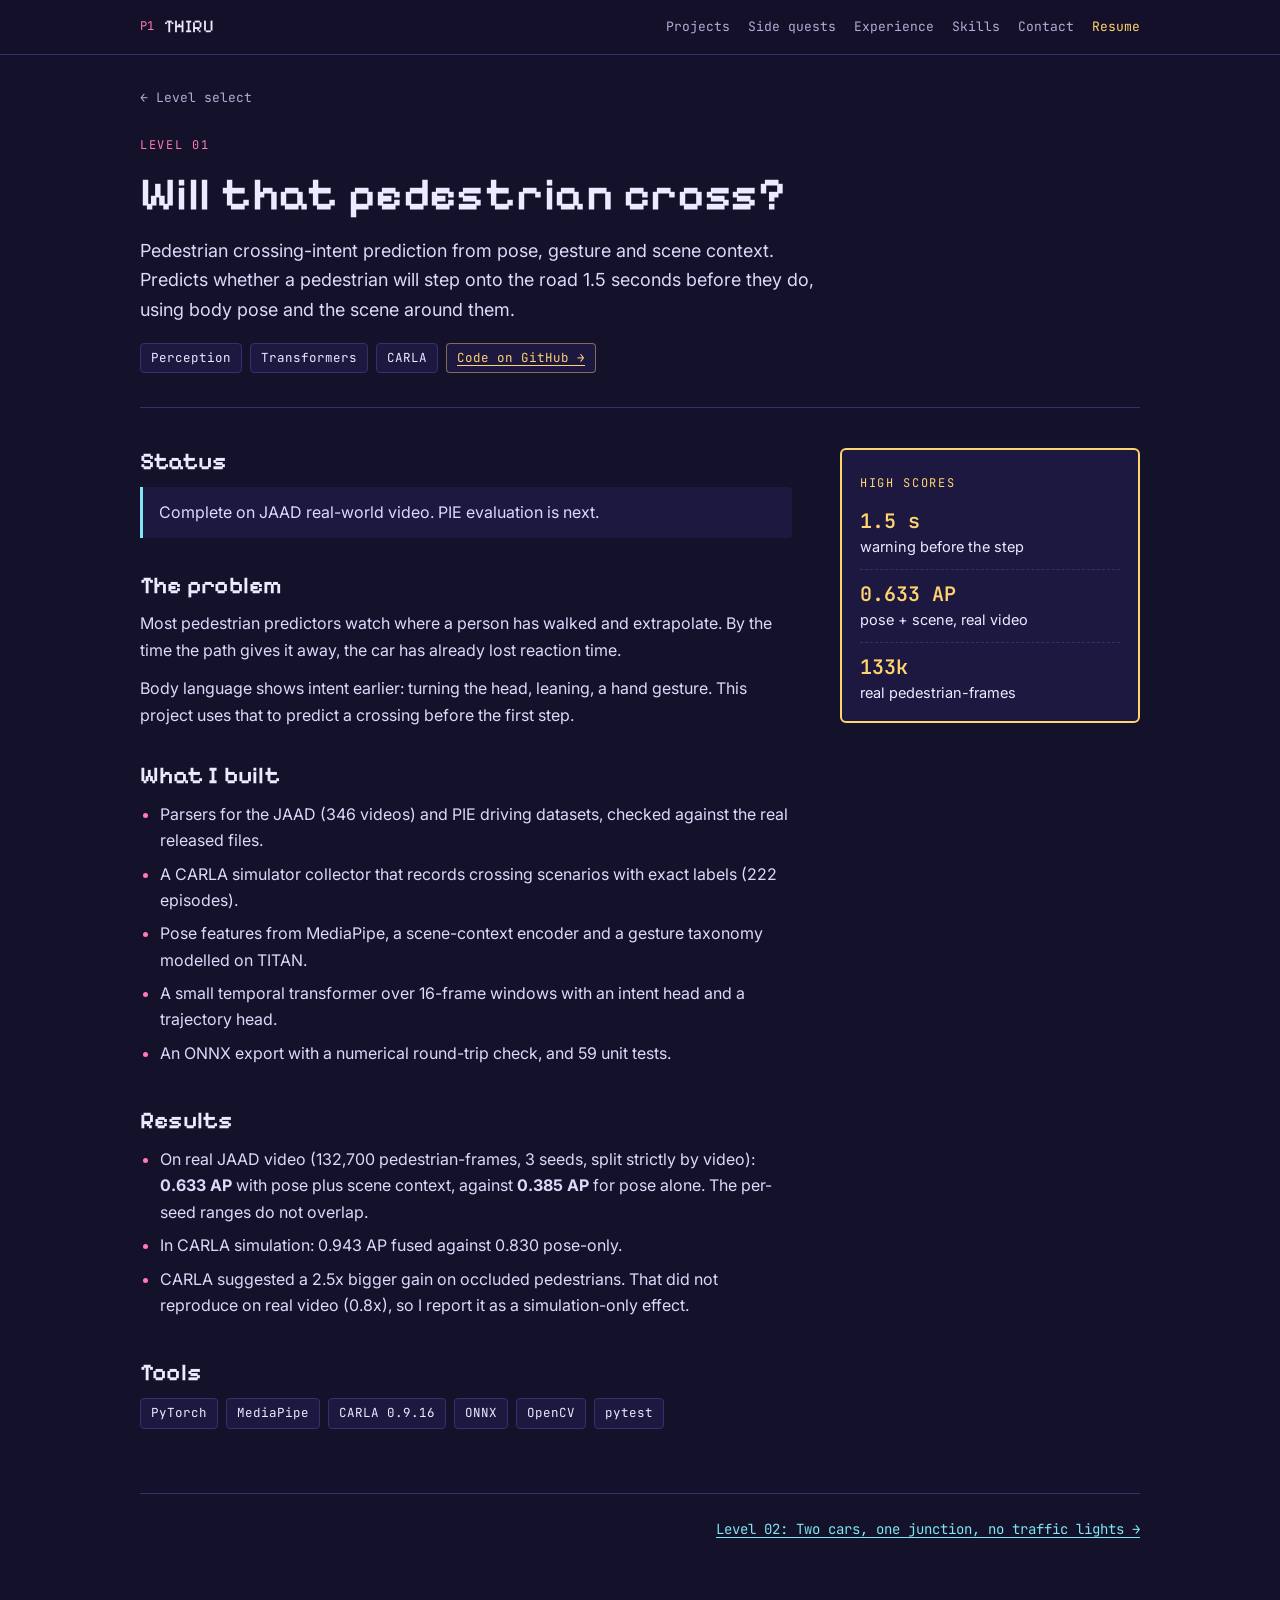
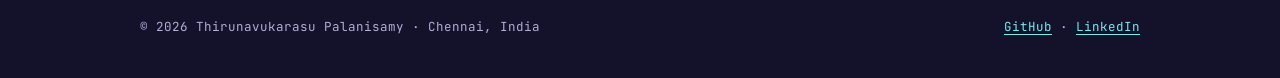
<file: website/projects/pedestrian-crossing-intent.html>
<!doctype html>
<html lang="en">
<head>
<meta charset="utf-8">
<meta name="viewport" content="width=device-width, initial-scale=1, viewport-fit=cover">
<title>Will that pedestrian cross? | Thirunavukarasu Palanisamy</title>
<meta name="description" content="Pedestrian crossing-intent prediction from pose, gesture and scene context. Predicts whether a pedestrian will step onto the road 1.5 seconds before they do, using body pose and the scene around them.">
<meta name="author" content="Thirunavukarasu Palanisamy">
<link rel="canonical" href="https://thiru51.github.io/thirunavukarasu-p.github.io/projects/pedestrian-crossing-intent.html">
<meta property="og:type" content="website">
<meta property="og:title" content="Will that pedestrian cross? | Thirunavukarasu Palanisamy">
<meta property="og:description" content="Pedestrian crossing-intent prediction from pose, gesture and scene context. Predicts whether a pedestrian will step onto the road 1.5 seconds before they do, using body pose and the scene around them.">
<meta property="og:url" content="https://thiru51.github.io/thirunavukarasu-p.github.io/projects/pedestrian-crossing-intent.html">
<meta property="og:image" content="https://thiru51.github.io/thirunavukarasu-p.github.io/assets/og.png">
<meta name="twitter:card" content="summary_large_image">
<meta name="theme-color" content="#14112a">
<link rel="icon" href="../assets/favicon.svg" type="image/svg+xml">
<link rel="alternate" type="text/plain" href="https://thiru51.github.io/thirunavukarasu-p.github.io/llms.txt" title="Plain-text profile for AI assistants">
<link rel="preconnect" href="https://fonts.googleapis.com"><link rel="preconnect" href="https://fonts.gstatic.com" crossorigin><link rel="stylesheet" href="https://fonts.googleapis.com/css2?family=Inter:wght@400;500;600&family=JetBrains+Mono:wght@400;500;600&family=Pixelify+Sans:wght@500;600&display=swap">
<link rel="stylesheet" href="../assets/style.css">
<script type="application/ld+json">{
 "@context": "https://schema.org",
 "@type": "SoftwareSourceCode",
 "name": "Pedestrian crossing-intent prediction from pose, gesture and scene context",
 "alternateName": "Will that pedestrian cross?",
 "description": "Predicts whether a pedestrian will step onto the road 1.5 seconds before they do, using body pose and the scene around them.",
 "url": "https://thiru51.github.io/thirunavukarasu-p.github.io/projects/pedestrian-crossing-intent.html",
 "author": {
  "@type": "Person",
  "name": "Thirunavukarasu Palanisamy",
  "url": "https://thiru51.github.io/thirunavukarasu-p.github.io/"
 },
 "keywords": "Perception, Transformers, CARLA, PyTorch, MediaPipe, CARLA 0.9.16, ONNX, OpenCV, pytest",
 "codeRepository": "https://github.com/thiru51/pedestrian-intent-forecast"
}</script>
</head>
<body>
<header class="hud">
  <div class="wrap">
    <a class="logo" href="../index.html"><span class="p1">P1</span>THIRU</a>
    <nav aria-label="Main">
      <a href="../index.html#levels">Projects</a>
      <a href="../index.html#side-quests">Side quests</a>
      <a href="../index.html#career">Experience</a>
      <a href="../index.html#inventory">Skills</a>
      <a href="../index.html#contact">Contact</a>
      <a class="resume" href="../resume.html">Resume</a>
    </nav>
  </div>
</header>
<main>

<div class="wrap">
  <div class="crumbs"><a href="../index.html#levels">&larr; Level select</a></div>
  <div class="proj-head">
    <span class="label">Level 01</span>
    <h1>Will that pedestrian cross?</h1>
    <p class="lede">Pedestrian crossing-intent prediction from pose, gesture and scene context. Predicts whether a pedestrian will step onto the road 1.5 seconds before they do, using body pose and the scene around them.</p>
    <div class="meta"><span class="chip">Perception</span><span class="chip">Transformers</span><span class="chip">CARLA</span><a class="chip gold" href="https://github.com/thiru51/pedestrian-intent-forecast">Code on GitHub &rarr;</a></div>
  </div>
  <div class="proj-body">
    <div class="prose">
      <div><h2>Status</h2><p class="status">Complete on JAAD real-world video. PIE evaluation is next.</p></div>
      <div><h2>The problem</h2><p>Most pedestrian predictors watch where a person has walked and extrapolate. By the time the path gives it away, the car has already lost reaction time.</p><p>Body language shows intent earlier: turning the head, leaning, a hand gesture. This project uses that to predict a crossing before the first step.</p></div>
      <div><h2>What I built</h2><ul><li>Parsers for the JAAD (346 videos) and PIE driving datasets, checked against the real released files.</li><li>A CARLA simulator collector that records crossing scenarios with exact labels (222 episodes).</li><li>Pose features from MediaPipe, a scene-context encoder and a gesture taxonomy modelled on TITAN.</li><li>A small temporal transformer over 16-frame windows with an intent head and a trajectory head.</li><li>An ONNX export with a numerical round-trip check, and 59 unit tests.</li></ul></div>
      <div><h2>Results</h2><ul><li>On real JAAD video (132,700 pedestrian-frames, 3 seeds, split strictly by video): <b>0.633 AP</b> with pose plus scene context, against <b>0.385 AP</b> for pose alone. The per-seed ranges do not overlap.</li><li>In CARLA simulation: 0.943 AP fused against 0.830 pose-only.</li><li>CARLA suggested a 2.5x bigger gain on occluded pedestrians. That did not reproduce on real video (0.8x), so I report it as a simulation-only effect.</li></ul></div>
      <div><h2>Tools</h2><div class="tools"><span class="chip">PyTorch</span><span class="chip">MediaPipe</span><span class="chip">CARLA 0.9.16</span><span class="chip">ONNX</span><span class="chip">OpenCV</span><span class="chip">pytest</span></div></div>
    </div>
    <aside class="scorecard" aria-label="Key numbers">
      <span class="label">High scores</span>
      <ul><li><b>1.5 s</b>warning before the step</li><li><b>0.633 AP</b>pose + scene, real video</li><li><b>133k</b>real pedestrian-frames</li></ul>
    </aside>
  </div>
  <div class="next-prev"><span></span><a href="intersection-negotiation-marl.html">Level 02: Two cars, one junction, no traffic lights &rarr;</a></div>
</div>

</main>
<footer>
  <div class="wrap">
    <span>&copy; 2026 Thirunavukarasu Palanisamy &middot; Chennai, India</span>
    <span><a href="https://github.com/thiru51">GitHub</a> &middot; <a href="https://www.linkedin.com/in/thirunavukarasu-p/">LinkedIn</a></span>
  </div>
</footer>
</body>
</html>
</file>
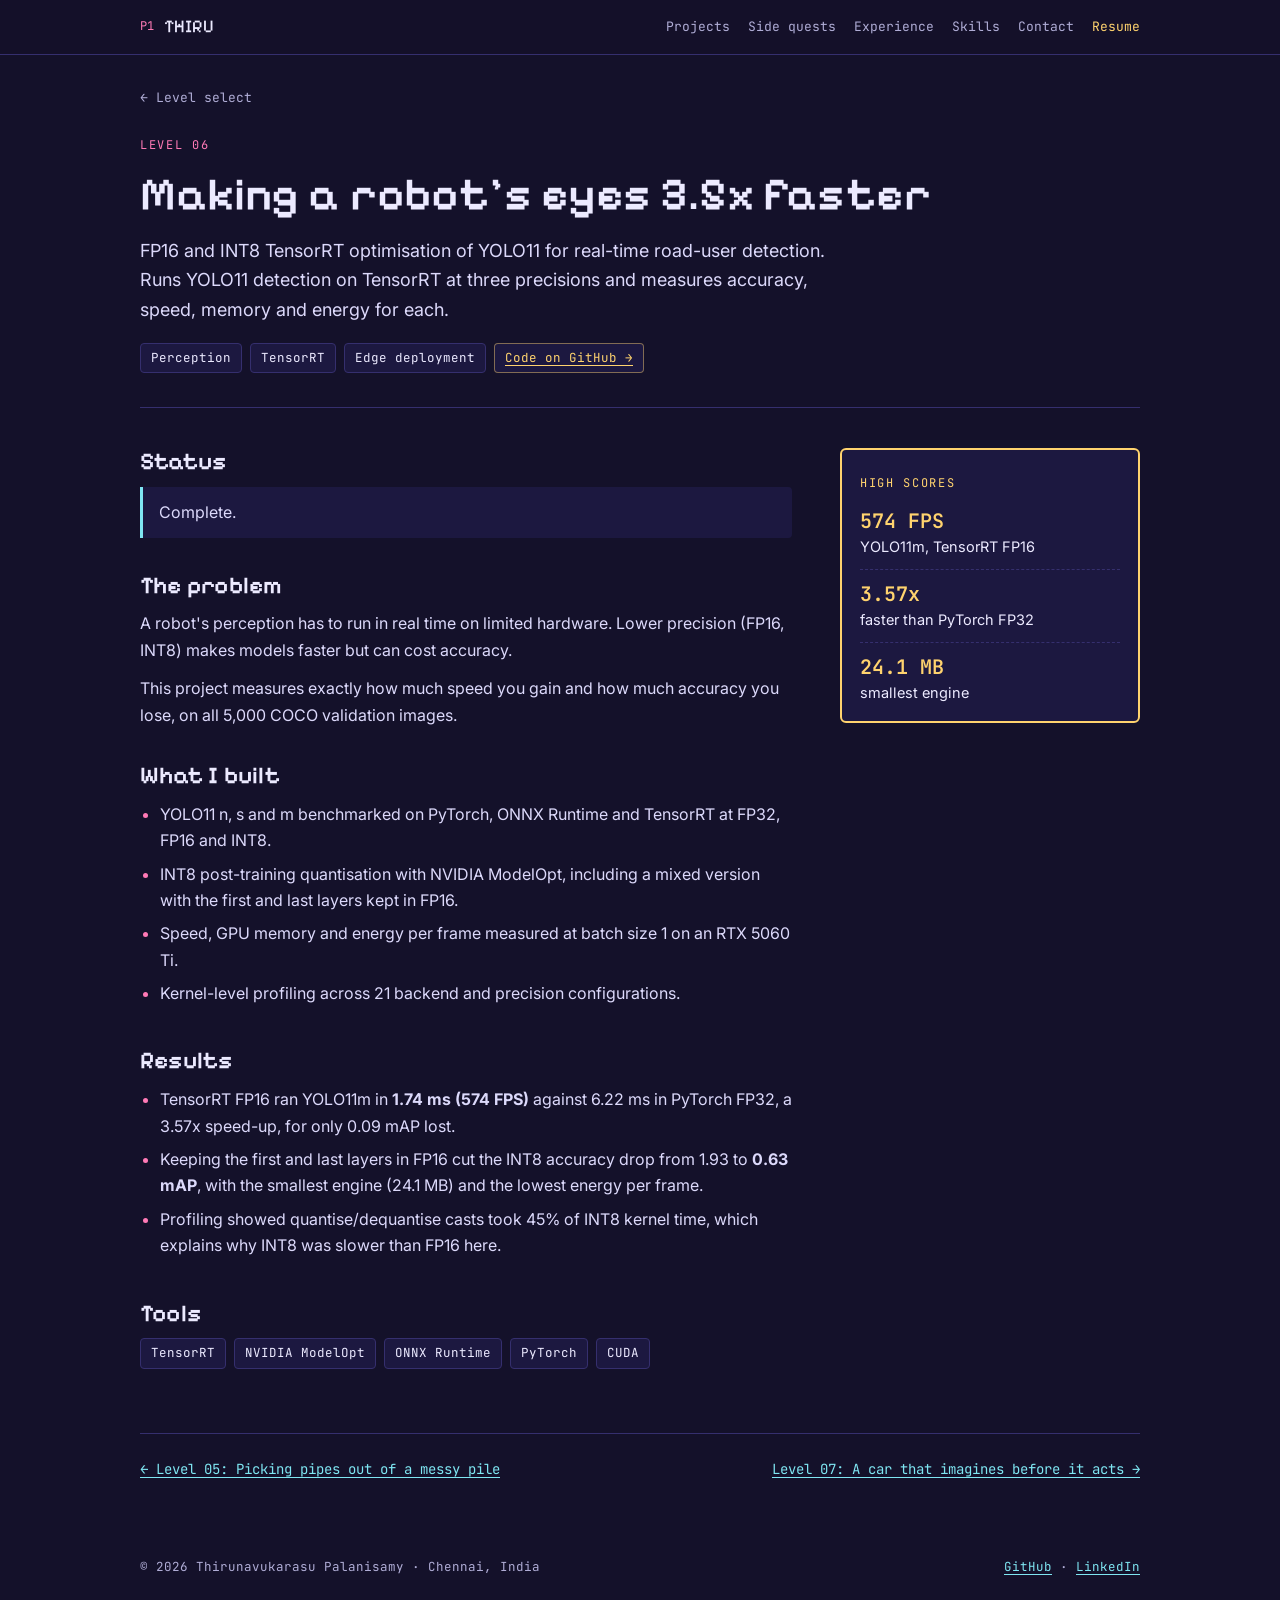
<file: website/projects/realtime-detection-tensorrt.html>
<!doctype html>
<html lang="en">
<head>
<meta charset="utf-8">
<meta name="viewport" content="width=device-width, initial-scale=1, viewport-fit=cover">
<title>Making a robot&#x27;s eyes 3.5x faster | Thirunavukarasu Palanisamy</title>
<meta name="description" content="FP16 and INT8 TensorRT optimisation of YOLO11 for real-time road-user detection. Runs YOLO11 detection on TensorRT at three precisions and measures accuracy, speed, memory and energy for each.">
<meta name="author" content="Thirunavukarasu Palanisamy">
<link rel="canonical" href="https://thiru51.github.io/thirunavukarasu-p.github.io/projects/realtime-detection-tensorrt.html">
<meta property="og:type" content="website">
<meta property="og:title" content="Making a robot&#x27;s eyes 3.5x faster | Thirunavukarasu Palanisamy">
<meta property="og:description" content="FP16 and INT8 TensorRT optimisation of YOLO11 for real-time road-user detection. Runs YOLO11 detection on TensorRT at three precisions and measures accuracy, speed, memory and energy for each.">
<meta property="og:url" content="https://thiru51.github.io/thirunavukarasu-p.github.io/projects/realtime-detection-tensorrt.html">
<meta property="og:image" content="https://thiru51.github.io/thirunavukarasu-p.github.io/assets/og.png">
<meta name="twitter:card" content="summary_large_image">
<meta name="theme-color" content="#14112a">
<link rel="icon" href="../assets/favicon.svg" type="image/svg+xml">
<link rel="alternate" type="text/plain" href="https://thiru51.github.io/thirunavukarasu-p.github.io/llms.txt" title="Plain-text profile for AI assistants">
<link rel="preconnect" href="https://fonts.googleapis.com"><link rel="preconnect" href="https://fonts.gstatic.com" crossorigin><link rel="stylesheet" href="https://fonts.googleapis.com/css2?family=Inter:wght@400;500;600&family=JetBrains+Mono:wght@400;500;600&family=Pixelify+Sans:wght@500;600&display=swap">
<link rel="stylesheet" href="../assets/style.css">
<script type="application/ld+json">{
 "@context": "https://schema.org",
 "@type": "SoftwareSourceCode",
 "name": "FP16 and INT8 TensorRT optimisation of YOLO11 for real-time road-user detection",
 "alternateName": "Making a robot's eyes 3.5x faster",
 "description": "Runs YOLO11 detection on TensorRT at three precisions and measures accuracy, speed, memory and energy for each.",
 "url": "https://thiru51.github.io/thirunavukarasu-p.github.io/projects/realtime-detection-tensorrt.html",
 "author": {
  "@type": "Person",
  "name": "Thirunavukarasu Palanisamy",
  "url": "https://thiru51.github.io/thirunavukarasu-p.github.io/"
 },
 "keywords": "Perception, TensorRT, Edge deployment, TensorRT, NVIDIA ModelOpt, ONNX Runtime, PyTorch, CUDA",
 "codeRepository": "https://github.com/thiru51/yolo11-tensorrt-quantization"
}</script>
</head>
<body>
<header class="hud">
  <div class="wrap">
    <a class="logo" href="../index.html"><span class="p1">P1</span>THIRU</a>
    <nav aria-label="Main">
      <a href="../index.html#levels">Projects</a>
      <a href="../index.html#side-quests">Side quests</a>
      <a href="../index.html#career">Experience</a>
      <a href="../index.html#inventory">Skills</a>
      <a href="../index.html#contact">Contact</a>
      <a class="resume" href="../resume.html">Resume</a>
    </nav>
  </div>
</header>
<main>

<div class="wrap">
  <div class="crumbs"><a href="../index.html#levels">&larr; Level select</a></div>
  <div class="proj-head">
    <span class="label">Level 06</span>
    <h1>Making a robot&#x27;s eyes 3.5x faster</h1>
    <p class="lede">FP16 and INT8 TensorRT optimisation of YOLO11 for real-time road-user detection. Runs YOLO11 detection on TensorRT at three precisions and measures accuracy, speed, memory and energy for each.</p>
    <div class="meta"><span class="chip">Perception</span><span class="chip">TensorRT</span><span class="chip">Edge deployment</span><a class="chip gold" href="https://github.com/thiru51/yolo11-tensorrt-quantization">Code on GitHub &rarr;</a></div>
  </div>
  <div class="proj-body">
    <div class="prose">
      <div><h2>Status</h2><p class="status">Complete.</p></div>
      <div><h2>The problem</h2><p>A robot&#x27;s perception has to run in real time on limited hardware. Lower precision (FP16, INT8) makes models faster but can cost accuracy.</p><p>This project measures exactly how much speed you gain and how much accuracy you lose, on all 5,000 COCO validation images.</p></div>
      <div><h2>What I built</h2><ul><li>YOLO11 n, s and m benchmarked on PyTorch, ONNX Runtime and TensorRT at FP32, FP16 and INT8.</li><li>INT8 post-training quantisation with NVIDIA ModelOpt, including a mixed version with the first and last layers kept in FP16.</li><li>Speed, GPU memory and energy per frame measured at batch size 1 on an RTX 5060 Ti.</li><li>Kernel-level profiling across 21 backend and precision configurations.</li></ul></div>
      <div><h2>Results</h2><ul><li>TensorRT FP16 ran YOLO11m in <b>1.74 ms (574 FPS)</b> against 6.22 ms in PyTorch FP32, a 3.57x speed-up, for only 0.09 mAP lost.</li><li>Keeping the first and last layers in FP16 cut the INT8 accuracy drop from 1.93 to <b>0.63 mAP</b>, with the smallest engine (24.1 MB) and the lowest energy per frame.</li><li>Profiling showed quantise/dequantise casts took 45% of INT8 kernel time, which explains why INT8 was slower than FP16 here.</li></ul></div>
      <div><h2>Tools</h2><div class="tools"><span class="chip">TensorRT</span><span class="chip">NVIDIA ModelOpt</span><span class="chip">ONNX Runtime</span><span class="chip">PyTorch</span><span class="chip">CUDA</span></div></div>
    </div>
    <aside class="scorecard" aria-label="Key numbers">
      <span class="label">High scores</span>
      <ul><li><b>574 FPS</b>YOLO11m, TensorRT FP16</li><li><b>3.57x</b>faster than PyTorch FP32</li><li><b>24.1 MB</b>smallest engine</li></ul>
    </aside>
  </div>
  <div class="next-prev"><a href="robotic-pipe-sorting.html">&larr; Level 05: Picking pipes out of a messy pile</a><a href="traffic-world-model.html">Level 07: A car that imagines before it acts &rarr;</a></div>
</div>

</main>
<footer>
  <div class="wrap">
    <span>&copy; 2026 Thirunavukarasu Palanisamy &middot; Chennai, India</span>
    <span><a href="https://github.com/thiru51">GitHub</a> &middot; <a href="https://www.linkedin.com/in/thirunavukarasu-p/">LinkedIn</a></span>
  </div>
</footer>
</body>
</html>
</file>
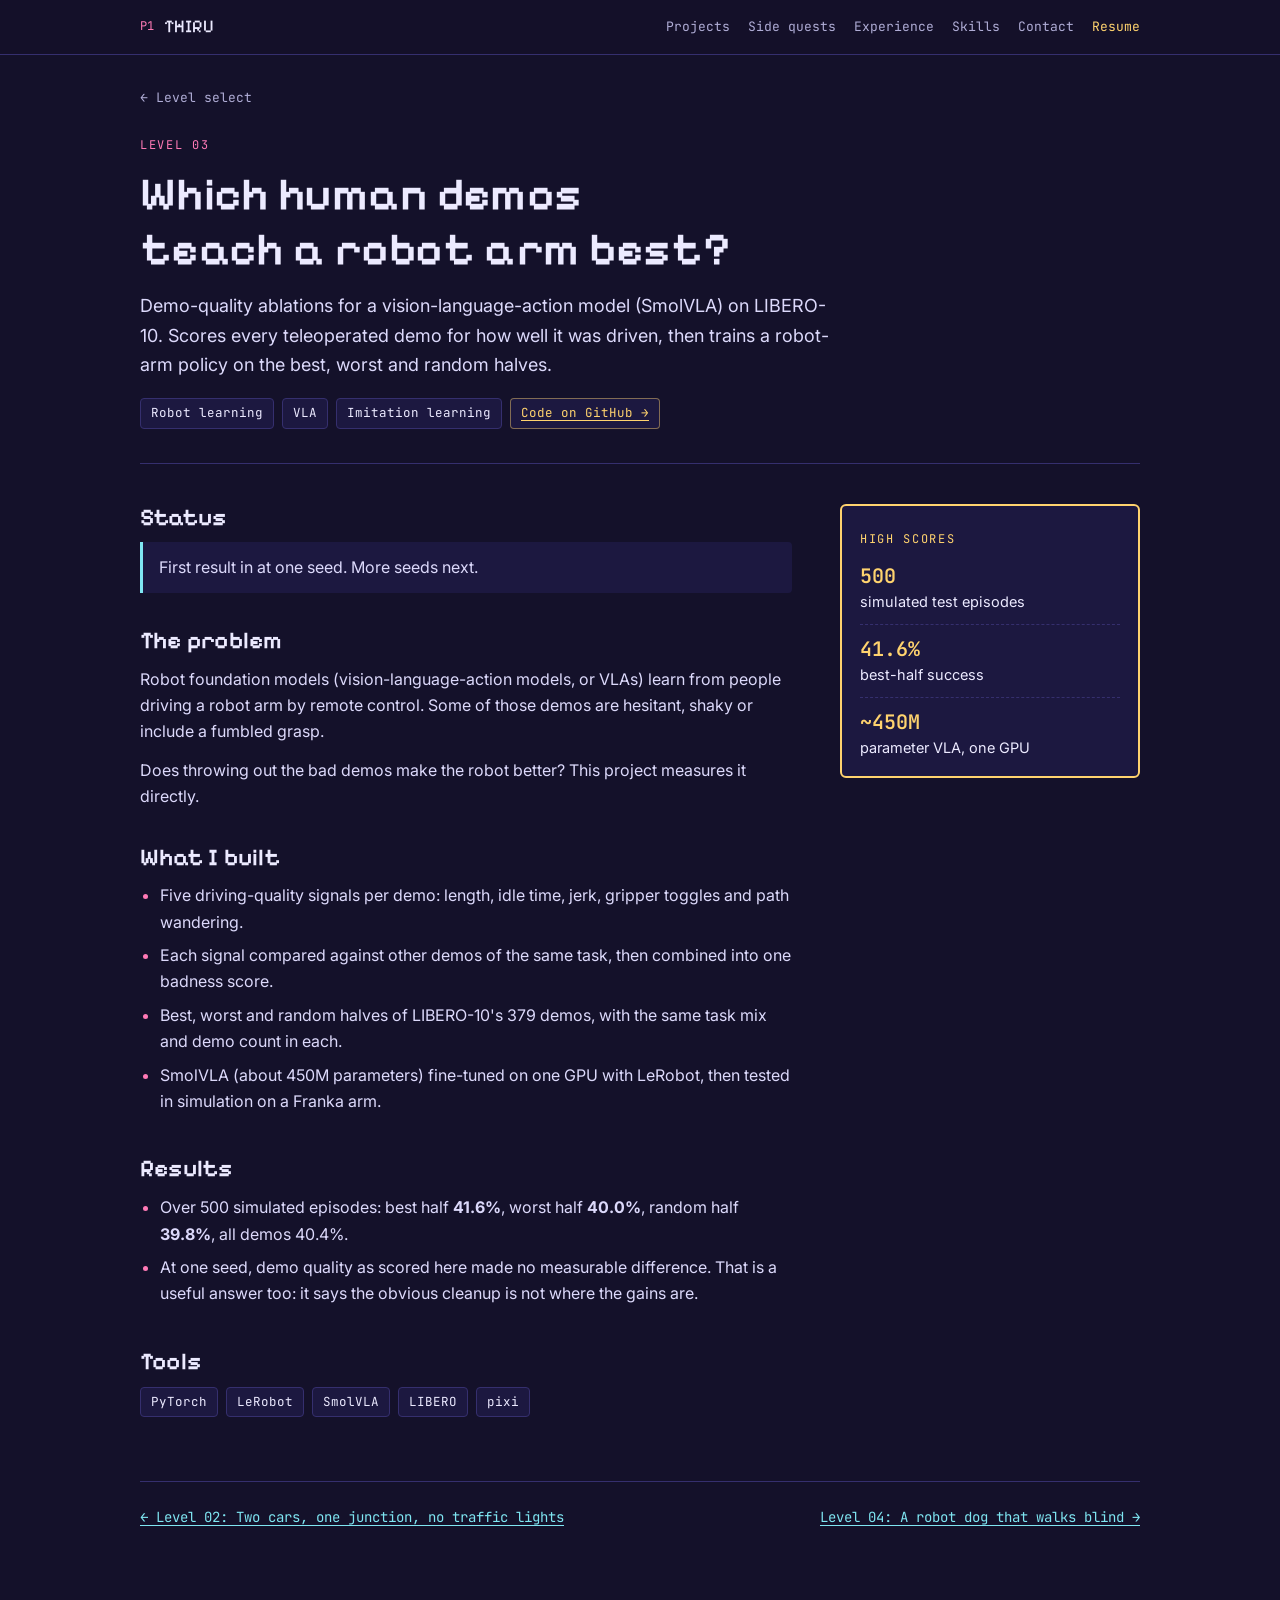
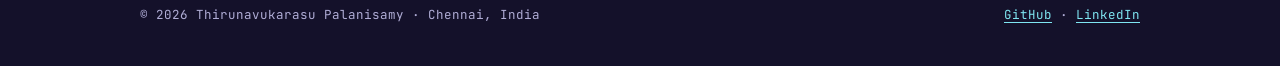
<file: website/projects/robot-arm-demo-quality.html>
<!doctype html>
<html lang="en">
<head>
<meta charset="utf-8">
<meta name="viewport" content="width=device-width, initial-scale=1, viewport-fit=cover">
<title>Which human demos teach a robot arm best? | Thirunavukarasu Palanisamy</title>
<meta name="description" content="Demo-quality ablations for a vision-language-action model (SmolVLA) on LIBERO-10. Scores every teleoperated demo for how well it was driven, then trains a robot-arm policy on the best, worst and random halves.">
<meta name="author" content="Thirunavukarasu Palanisamy">
<link rel="canonical" href="https://thiru51.github.io/thirunavukarasu-p.github.io/projects/robot-arm-demo-quality.html">
<meta property="og:type" content="website">
<meta property="og:title" content="Which human demos teach a robot arm best? | Thirunavukarasu Palanisamy">
<meta property="og:description" content="Demo-quality ablations for a vision-language-action model (SmolVLA) on LIBERO-10. Scores every teleoperated demo for how well it was driven, then trains a robot-arm policy on the best, worst and random halves.">
<meta property="og:url" content="https://thiru51.github.io/thirunavukarasu-p.github.io/projects/robot-arm-demo-quality.html">
<meta property="og:image" content="https://thiru51.github.io/thirunavukarasu-p.github.io/assets/og.png">
<meta name="twitter:card" content="summary_large_image">
<meta name="theme-color" content="#14112a">
<link rel="icon" href="../assets/favicon.svg" type="image/svg+xml">
<link rel="alternate" type="text/plain" href="https://thiru51.github.io/thirunavukarasu-p.github.io/llms.txt" title="Plain-text profile for AI assistants">
<link rel="preconnect" href="https://fonts.googleapis.com"><link rel="preconnect" href="https://fonts.gstatic.com" crossorigin><link rel="stylesheet" href="https://fonts.googleapis.com/css2?family=Inter:wght@400;500;600&family=JetBrains+Mono:wght@400;500;600&family=Pixelify+Sans:wght@500;600&display=swap">
<link rel="stylesheet" href="../assets/style.css">
<script type="application/ld+json">{
 "@context": "https://schema.org",
 "@type": "SoftwareSourceCode",
 "name": "Demo-quality ablations for a vision-language-action model (SmolVLA) on LIBERO-10",
 "alternateName": "Which human demos teach a robot arm best?",
 "description": "Scores every teleoperated demo for how well it was driven, then trains a robot-arm policy on the best, worst and random halves.",
 "url": "https://thiru51.github.io/thirunavukarasu-p.github.io/projects/robot-arm-demo-quality.html",
 "author": {
  "@type": "Person",
  "name": "Thirunavukarasu Palanisamy",
  "url": "https://thiru51.github.io/thirunavukarasu-p.github.io/"
 },
 "keywords": "Robot learning, VLA, Imitation learning, PyTorch, LeRobot, SmolVLA, LIBERO, pixi",
 "codeRepository": "https://github.com/thiru51/vla-demo-quality"
}</script>
</head>
<body>
<header class="hud">
  <div class="wrap">
    <a class="logo" href="../index.html"><span class="p1">P1</span>THIRU</a>
    <nav aria-label="Main">
      <a href="../index.html#levels">Projects</a>
      <a href="../index.html#side-quests">Side quests</a>
      <a href="../index.html#career">Experience</a>
      <a href="../index.html#inventory">Skills</a>
      <a href="../index.html#contact">Contact</a>
      <a class="resume" href="../resume.html">Resume</a>
    </nav>
  </div>
</header>
<main>

<div class="wrap">
  <div class="crumbs"><a href="../index.html#levels">&larr; Level select</a></div>
  <div class="proj-head">
    <span class="label">Level 03</span>
    <h1>Which human demos teach a robot arm best?</h1>
    <p class="lede">Demo-quality ablations for a vision-language-action model (SmolVLA) on LIBERO-10. Scores every teleoperated demo for how well it was driven, then trains a robot-arm policy on the best, worst and random halves.</p>
    <div class="meta"><span class="chip">Robot learning</span><span class="chip">VLA</span><span class="chip">Imitation learning</span><a class="chip gold" href="https://github.com/thiru51/vla-demo-quality">Code on GitHub &rarr;</a></div>
  </div>
  <div class="proj-body">
    <div class="prose">
      <div><h2>Status</h2><p class="status">First result in at one seed. More seeds next.</p></div>
      <div><h2>The problem</h2><p>Robot foundation models (vision-language-action models, or VLAs) learn from people driving a robot arm by remote control. Some of those demos are hesitant, shaky or include a fumbled grasp.</p><p>Does throwing out the bad demos make the robot better? This project measures it directly.</p></div>
      <div><h2>What I built</h2><ul><li>Five driving-quality signals per demo: length, idle time, jerk, gripper toggles and path wandering.</li><li>Each signal compared against other demos of the same task, then combined into one badness score.</li><li>Best, worst and random halves of LIBERO-10&#x27;s 379 demos, with the same task mix and demo count in each.</li><li>SmolVLA (about 450M parameters) fine-tuned on one GPU with LeRobot, then tested in simulation on a Franka arm.</li></ul></div>
      <div><h2>Results</h2><ul><li>Over 500 simulated episodes: best half <b>41.6%</b>, worst half <b>40.0%</b>, random half <b>39.8%</b>, all demos 40.4%.</li><li>At one seed, demo quality as scored here made no measurable difference. That is a useful answer too: it says the obvious cleanup is not where the gains are.</li></ul></div>
      <div><h2>Tools</h2><div class="tools"><span class="chip">PyTorch</span><span class="chip">LeRobot</span><span class="chip">SmolVLA</span><span class="chip">LIBERO</span><span class="chip">pixi</span></div></div>
    </div>
    <aside class="scorecard" aria-label="Key numbers">
      <span class="label">High scores</span>
      <ul><li><b>500</b>simulated test episodes</li><li><b>41.6%</b>best-half success</li><li><b>~450M</b>parameter VLA, one GPU</li></ul>
    </aside>
  </div>
  <div class="next-prev"><a href="intersection-negotiation-marl.html">&larr; Level 02: Two cars, one junction, no traffic lights</a><a href="blind-quadruped-locomotion.html">Level 04: A robot dog that walks blind &rarr;</a></div>
</div>

</main>
<footer>
  <div class="wrap">
    <span>&copy; 2026 Thirunavukarasu Palanisamy &middot; Chennai, India</span>
    <span><a href="https://github.com/thiru51">GitHub</a> &middot; <a href="https://www.linkedin.com/in/thirunavukarasu-p/">LinkedIn</a></span>
  </div>
</footer>
</body>
</html>
</file>
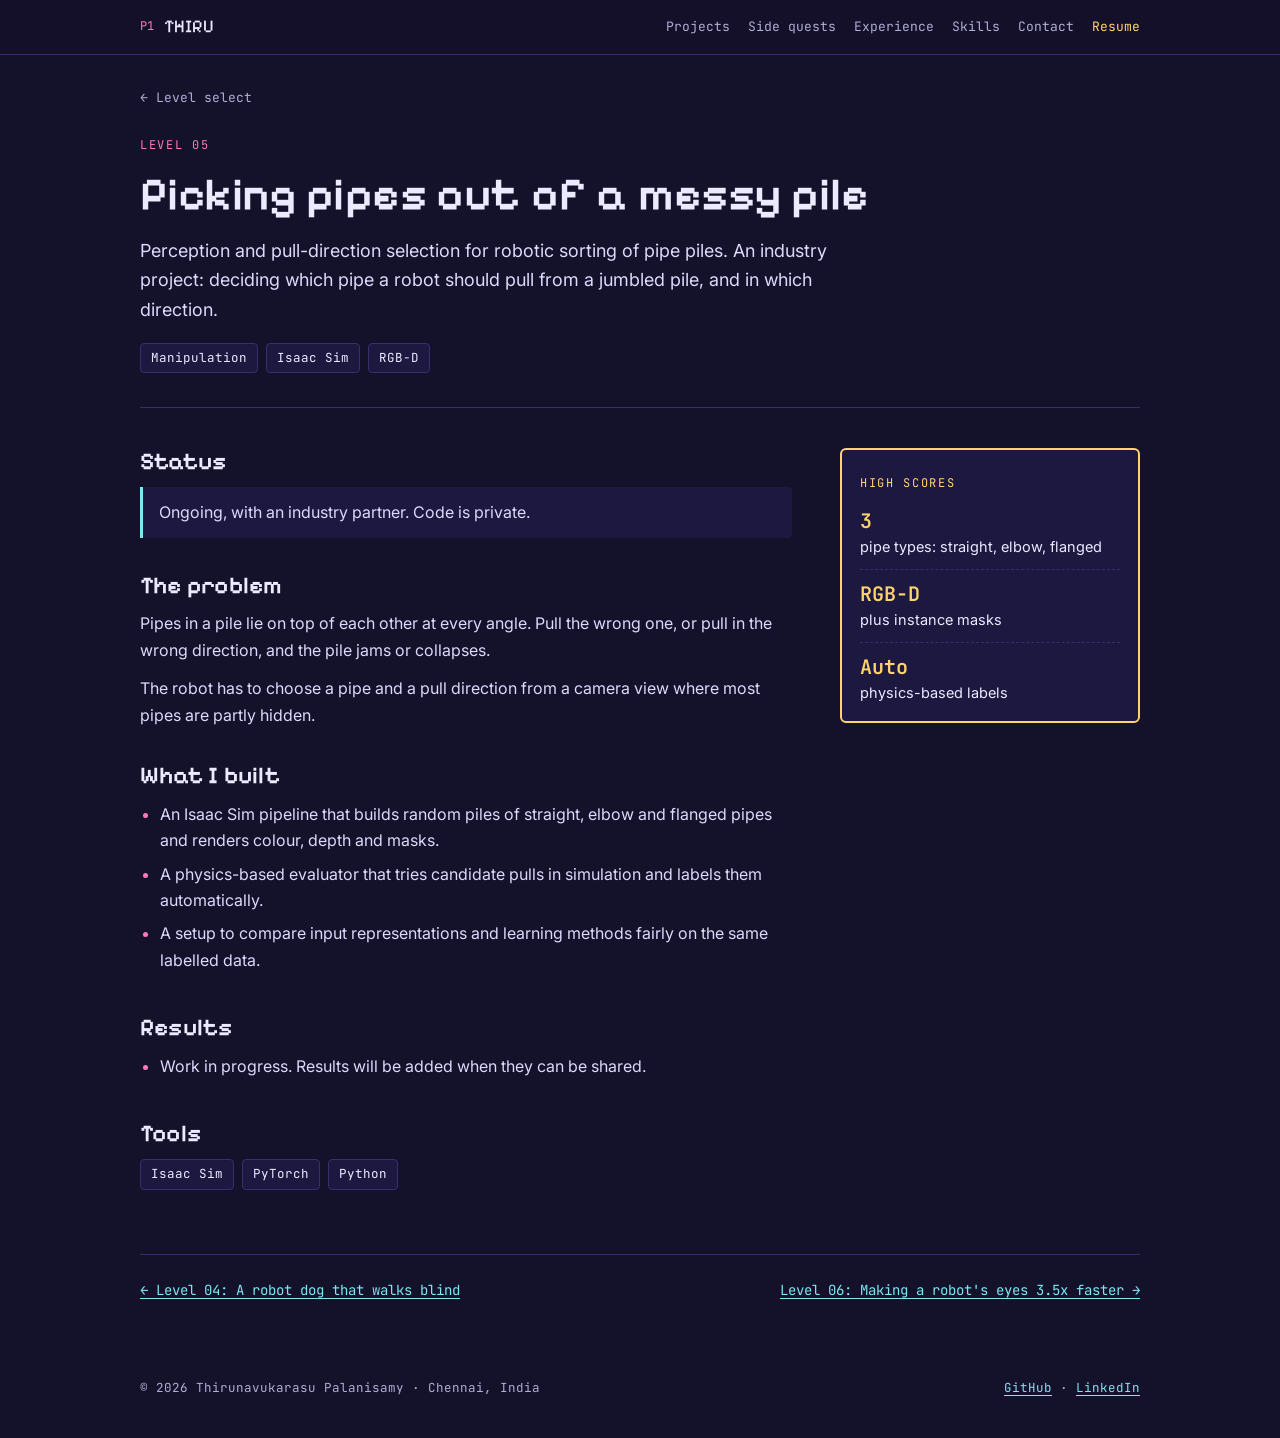
<file: website/projects/robotic-pipe-sorting.html>
<!doctype html>
<html lang="en">
<head>
<meta charset="utf-8">
<meta name="viewport" content="width=device-width, initial-scale=1, viewport-fit=cover">
<title>Picking pipes out of a messy pile | Thirunavukarasu Palanisamy</title>
<meta name="description" content="Perception and pull-direction selection for robotic sorting of pipe piles. An industry project: deciding which pipe a robot should pull from a jumbled pile, and in which direction.">
<meta name="author" content="Thirunavukarasu Palanisamy">
<link rel="canonical" href="https://thiru51.github.io/thirunavukarasu-p.github.io/projects/robotic-pipe-sorting.html">
<meta property="og:type" content="website">
<meta property="og:title" content="Picking pipes out of a messy pile | Thirunavukarasu Palanisamy">
<meta property="og:description" content="Perception and pull-direction selection for robotic sorting of pipe piles. An industry project: deciding which pipe a robot should pull from a jumbled pile, and in which direction.">
<meta property="og:url" content="https://thiru51.github.io/thirunavukarasu-p.github.io/projects/robotic-pipe-sorting.html">
<meta property="og:image" content="https://thiru51.github.io/thirunavukarasu-p.github.io/assets/og.png">
<meta name="twitter:card" content="summary_large_image">
<meta name="theme-color" content="#14112a">
<link rel="icon" href="../assets/favicon.svg" type="image/svg+xml">
<link rel="alternate" type="text/plain" href="https://thiru51.github.io/thirunavukarasu-p.github.io/llms.txt" title="Plain-text profile for AI assistants">
<link rel="preconnect" href="https://fonts.googleapis.com"><link rel="preconnect" href="https://fonts.gstatic.com" crossorigin><link rel="stylesheet" href="https://fonts.googleapis.com/css2?family=Inter:wght@400;500;600&family=JetBrains+Mono:wght@400;500;600&family=Pixelify+Sans:wght@500;600&display=swap">
<link rel="stylesheet" href="../assets/style.css">
<script type="application/ld+json">{
 "@context": "https://schema.org",
 "@type": "CreativeWork",
 "name": "Perception and pull-direction selection for robotic sorting of pipe piles",
 "alternateName": "Picking pipes out of a messy pile",
 "description": "An industry project: deciding which pipe a robot should pull from a jumbled pile, and in which direction.",
 "url": "https://thiru51.github.io/thirunavukarasu-p.github.io/projects/robotic-pipe-sorting.html",
 "author": {
  "@type": "Person",
  "name": "Thirunavukarasu Palanisamy",
  "url": "https://thiru51.github.io/thirunavukarasu-p.github.io/"
 },
 "keywords": "Manipulation, Isaac Sim, RGB-D, Isaac Sim, PyTorch, Python"
}</script>
</head>
<body>
<header class="hud">
  <div class="wrap">
    <a class="logo" href="../index.html"><span class="p1">P1</span>THIRU</a>
    <nav aria-label="Main">
      <a href="../index.html#levels">Projects</a>
      <a href="../index.html#side-quests">Side quests</a>
      <a href="../index.html#career">Experience</a>
      <a href="../index.html#inventory">Skills</a>
      <a href="../index.html#contact">Contact</a>
      <a class="resume" href="../resume.html">Resume</a>
    </nav>
  </div>
</header>
<main>

<div class="wrap">
  <div class="crumbs"><a href="../index.html#levels">&larr; Level select</a></div>
  <div class="proj-head">
    <span class="label">Level 05</span>
    <h1>Picking pipes out of a messy pile</h1>
    <p class="lede">Perception and pull-direction selection for robotic sorting of pipe piles. An industry project: deciding which pipe a robot should pull from a jumbled pile, and in which direction.</p>
    <div class="meta"><span class="chip">Manipulation</span><span class="chip">Isaac Sim</span><span class="chip">RGB-D</span></div>
  </div>
  <div class="proj-body">
    <div class="prose">
      <div><h2>Status</h2><p class="status">Ongoing, with an industry partner. Code is private.</p></div>
      <div><h2>The problem</h2><p>Pipes in a pile lie on top of each other at every angle. Pull the wrong one, or pull in the wrong direction, and the pile jams or collapses.</p><p>The robot has to choose a pipe and a pull direction from a camera view where most pipes are partly hidden.</p></div>
      <div><h2>What I built</h2><ul><li>An Isaac Sim pipeline that builds random piles of straight, elbow and flanged pipes and renders colour, depth and masks.</li><li>A physics-based evaluator that tries candidate pulls in simulation and labels them automatically.</li><li>A setup to compare input representations and learning methods fairly on the same labelled data.</li></ul></div>
      <div><h2>Results</h2><ul><li>Work in progress. Results will be added when they can be shared.</li></ul></div>
      <div><h2>Tools</h2><div class="tools"><span class="chip">Isaac Sim</span><span class="chip">PyTorch</span><span class="chip">Python</span></div></div>
    </div>
    <aside class="scorecard" aria-label="Key numbers">
      <span class="label">High scores</span>
      <ul><li><b>3</b>pipe types: straight, elbow, flanged</li><li><b>RGB-D</b>plus instance masks</li><li><b>Auto</b>physics-based labels</li></ul>
    </aside>
  </div>
  <div class="next-prev"><a href="blind-quadruped-locomotion.html">&larr; Level 04: A robot dog that walks blind</a><a href="realtime-detection-tensorrt.html">Level 06: Making a robot&#x27;s eyes 3.5x faster &rarr;</a></div>
</div>

</main>
<footer>
  <div class="wrap">
    <span>&copy; 2026 Thirunavukarasu Palanisamy &middot; Chennai, India</span>
    <span><a href="https://github.com/thiru51">GitHub</a> &middot; <a href="https://www.linkedin.com/in/thirunavukarasu-p/">LinkedIn</a></span>
  </div>
</footer>
</body>
</html>
</file>
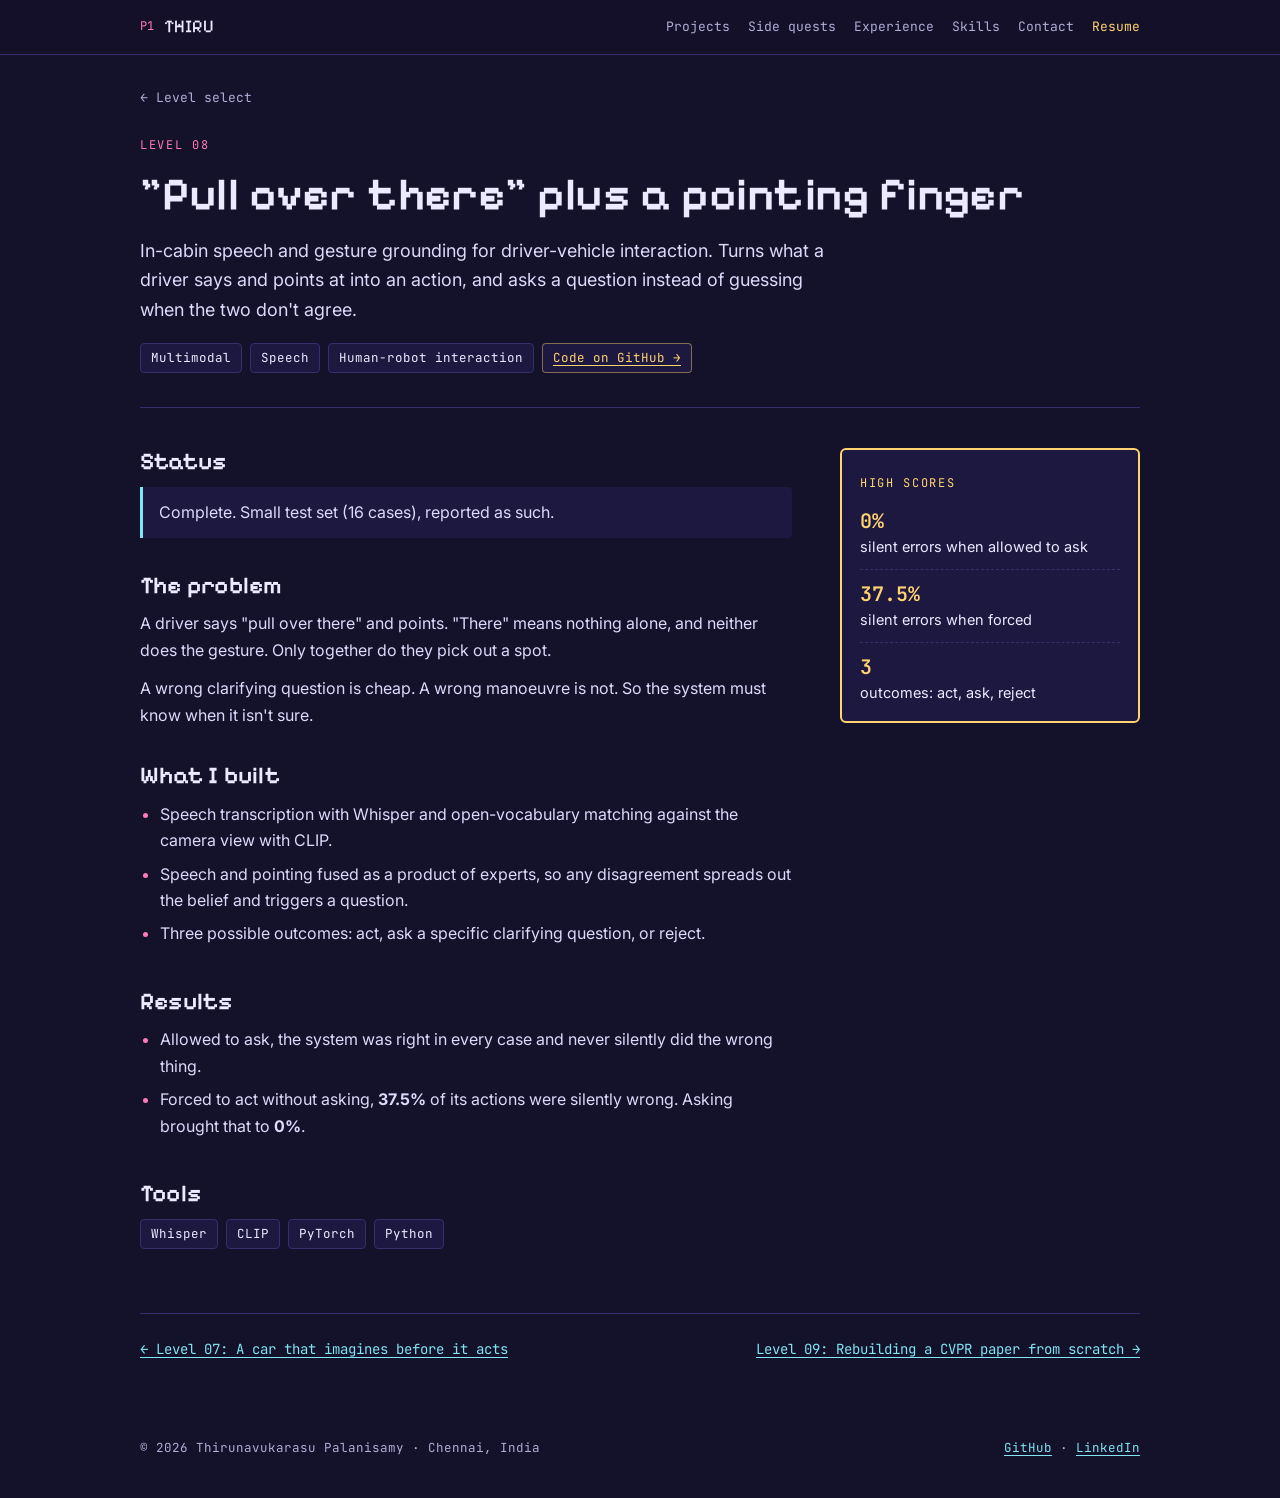
<file: website/projects/speech-gesture-grounding.html>
<!doctype html>
<html lang="en">
<head>
<meta charset="utf-8">
<meta name="viewport" content="width=device-width, initial-scale=1, viewport-fit=cover">
<title>&quot;Pull over there&quot; plus a pointing finger | Thirunavukarasu Palanisamy</title>
<meta name="description" content="In-cabin speech and gesture grounding for driver-vehicle interaction. Turns what a driver says and points at into an action, and asks a question instead of guessing when the two don&#x27;t agree.">
<meta name="author" content="Thirunavukarasu Palanisamy">
<link rel="canonical" href="https://thiru51.github.io/thirunavukarasu-p.github.io/projects/speech-gesture-grounding.html">
<meta property="og:type" content="website">
<meta property="og:title" content="&quot;Pull over there&quot; plus a pointing finger | Thirunavukarasu Palanisamy">
<meta property="og:description" content="In-cabin speech and gesture grounding for driver-vehicle interaction. Turns what a driver says and points at into an action, and asks a question instead of guessing when the two don&#x27;t agree.">
<meta property="og:url" content="https://thiru51.github.io/thirunavukarasu-p.github.io/projects/speech-gesture-grounding.html">
<meta property="og:image" content="https://thiru51.github.io/thirunavukarasu-p.github.io/assets/og.png">
<meta name="twitter:card" content="summary_large_image">
<meta name="theme-color" content="#14112a">
<link rel="icon" href="../assets/favicon.svg" type="image/svg+xml">
<link rel="alternate" type="text/plain" href="https://thiru51.github.io/thirunavukarasu-p.github.io/llms.txt" title="Plain-text profile for AI assistants">
<link rel="preconnect" href="https://fonts.googleapis.com"><link rel="preconnect" href="https://fonts.gstatic.com" crossorigin><link rel="stylesheet" href="https://fonts.googleapis.com/css2?family=Inter:wght@400;500;600&family=JetBrains+Mono:wght@400;500;600&family=Pixelify+Sans:wght@500;600&display=swap">
<link rel="stylesheet" href="../assets/style.css">
<script type="application/ld+json">{
 "@context": "https://schema.org",
 "@type": "SoftwareSourceCode",
 "name": "In-cabin speech and gesture grounding for driver-vehicle interaction",
 "alternateName": "\"Pull over there\" plus a pointing finger",
 "description": "Turns what a driver says and points at into an action, and asks a question instead of guessing when the two don't agree.",
 "url": "https://thiru51.github.io/thirunavukarasu-p.github.io/projects/speech-gesture-grounding.html",
 "author": {
  "@type": "Person",
  "name": "Thirunavukarasu Palanisamy",
  "url": "https://thiru51.github.io/thirunavukarasu-p.github.io/"
 },
 "keywords": "Multimodal, Speech, Human-robot interaction, Whisper, CLIP, PyTorch, Python",
 "codeRepository": "https://github.com/thiru51/incabin-multimodal-grounding"
}</script>
</head>
<body>
<header class="hud">
  <div class="wrap">
    <a class="logo" href="../index.html"><span class="p1">P1</span>THIRU</a>
    <nav aria-label="Main">
      <a href="../index.html#levels">Projects</a>
      <a href="../index.html#side-quests">Side quests</a>
      <a href="../index.html#career">Experience</a>
      <a href="../index.html#inventory">Skills</a>
      <a href="../index.html#contact">Contact</a>
      <a class="resume" href="../resume.html">Resume</a>
    </nav>
  </div>
</header>
<main>

<div class="wrap">
  <div class="crumbs"><a href="../index.html#levels">&larr; Level select</a></div>
  <div class="proj-head">
    <span class="label">Level 08</span>
    <h1>&quot;Pull over there&quot; plus a pointing finger</h1>
    <p class="lede">In-cabin speech and gesture grounding for driver-vehicle interaction. Turns what a driver says and points at into an action, and asks a question instead of guessing when the two don&#x27;t agree.</p>
    <div class="meta"><span class="chip">Multimodal</span><span class="chip">Speech</span><span class="chip">Human-robot interaction</span><a class="chip gold" href="https://github.com/thiru51/incabin-multimodal-grounding">Code on GitHub &rarr;</a></div>
  </div>
  <div class="proj-body">
    <div class="prose">
      <div><h2>Status</h2><p class="status">Complete. Small test set (16 cases), reported as such.</p></div>
      <div><h2>The problem</h2><p>A driver says &quot;pull over there&quot; and points. &quot;There&quot; means nothing alone, and neither does the gesture. Only together do they pick out a spot.</p><p>A wrong clarifying question is cheap. A wrong manoeuvre is not. So the system must know when it isn&#x27;t sure.</p></div>
      <div><h2>What I built</h2><ul><li>Speech transcription with Whisper and open-vocabulary matching against the camera view with CLIP.</li><li>Speech and pointing fused as a product of experts, so any disagreement spreads out the belief and triggers a question.</li><li>Three possible outcomes: act, ask a specific clarifying question, or reject.</li></ul></div>
      <div><h2>Results</h2><ul><li>Allowed to ask, the system was right in every case and never silently did the wrong thing.</li><li>Forced to act without asking, <b>37.5%</b> of its actions were silently wrong. Asking brought that to <b>0%</b>.</li></ul></div>
      <div><h2>Tools</h2><div class="tools"><span class="chip">Whisper</span><span class="chip">CLIP</span><span class="chip">PyTorch</span><span class="chip">Python</span></div></div>
    </div>
    <aside class="scorecard" aria-label="Key numbers">
      <span class="label">High scores</span>
      <ul><li><b>0%</b>silent errors when allowed to ask</li><li><b>37.5%</b>silent errors when forced</li><li><b>3</b>outcomes: act, ask, reject</li></ul>
    </aside>
  </div>
  <div class="next-prev"><a href="traffic-world-model.html">&larr; Level 07: A car that imagines before it acts</a><a href="titan-reproduction.html">Level 09: Rebuilding a CVPR paper from scratch &rarr;</a></div>
</div>

</main>
<footer>
  <div class="wrap">
    <span>&copy; 2026 Thirunavukarasu Palanisamy &middot; Chennai, India</span>
    <span><a href="https://github.com/thiru51">GitHub</a> &middot; <a href="https://www.linkedin.com/in/thirunavukarasu-p/">LinkedIn</a></span>
  </div>
</footer>
</body>
</html>
</file>
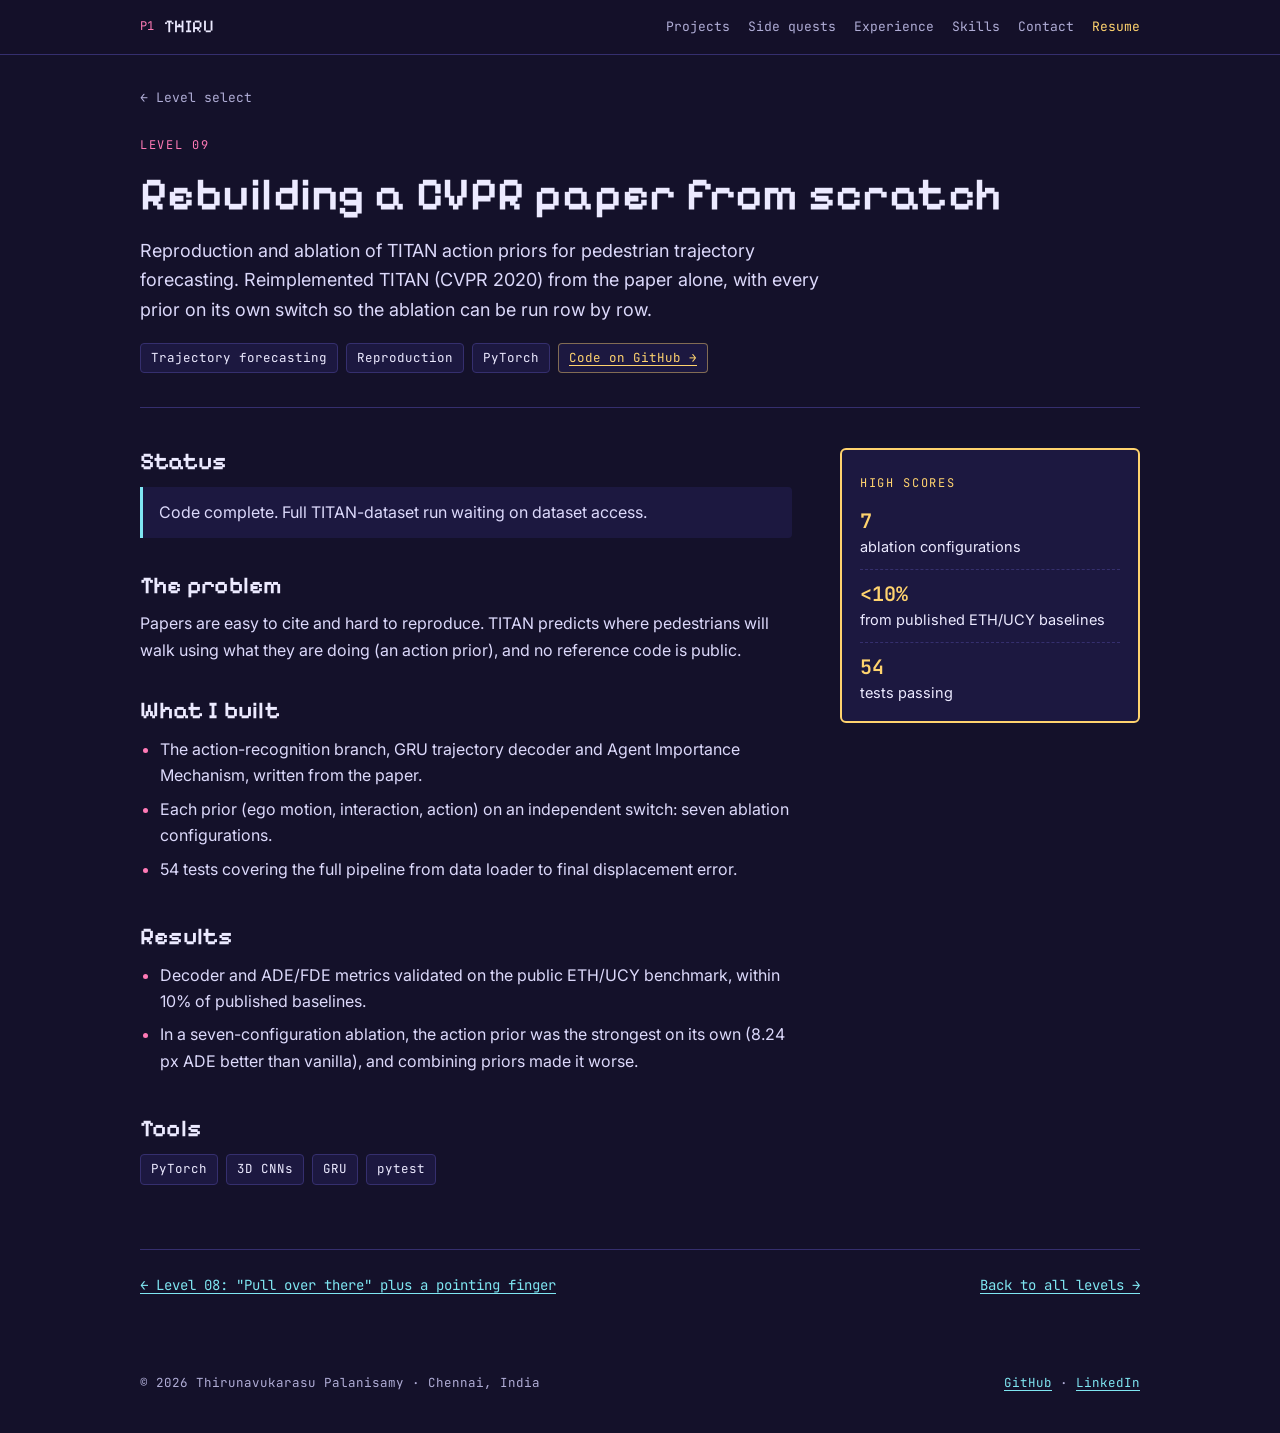
<file: website/projects/titan-reproduction.html>
<!doctype html>
<html lang="en">
<head>
<meta charset="utf-8">
<meta name="viewport" content="width=device-width, initial-scale=1, viewport-fit=cover">
<title>Rebuilding a CVPR paper from scratch | Thirunavukarasu Palanisamy</title>
<meta name="description" content="Reproduction and ablation of TITAN action priors for pedestrian trajectory forecasting. Reimplemented TITAN (CVPR 2020) from the paper alone, with every prior on its own switch so the ablation can be run row by row.">
<meta name="author" content="Thirunavukarasu Palanisamy">
<link rel="canonical" href="https://thiru51.github.io/thirunavukarasu-p.github.io/projects/titan-reproduction.html">
<meta property="og:type" content="website">
<meta property="og:title" content="Rebuilding a CVPR paper from scratch | Thirunavukarasu Palanisamy">
<meta property="og:description" content="Reproduction and ablation of TITAN action priors for pedestrian trajectory forecasting. Reimplemented TITAN (CVPR 2020) from the paper alone, with every prior on its own switch so the ablation can be run row by row.">
<meta property="og:url" content="https://thiru51.github.io/thirunavukarasu-p.github.io/projects/titan-reproduction.html">
<meta property="og:image" content="https://thiru51.github.io/thirunavukarasu-p.github.io/assets/og.png">
<meta name="twitter:card" content="summary_large_image">
<meta name="theme-color" content="#14112a">
<link rel="icon" href="../assets/favicon.svg" type="image/svg+xml">
<link rel="alternate" type="text/plain" href="https://thiru51.github.io/thirunavukarasu-p.github.io/llms.txt" title="Plain-text profile for AI assistants">
<link rel="preconnect" href="https://fonts.googleapis.com"><link rel="preconnect" href="https://fonts.gstatic.com" crossorigin><link rel="stylesheet" href="https://fonts.googleapis.com/css2?family=Inter:wght@400;500;600&family=JetBrains+Mono:wght@400;500;600&family=Pixelify+Sans:wght@500;600&display=swap">
<link rel="stylesheet" href="../assets/style.css">
<script type="application/ld+json">{
 "@context": "https://schema.org",
 "@type": "SoftwareSourceCode",
 "name": "Reproduction and ablation of TITAN action priors for pedestrian trajectory forecasting",
 "alternateName": "Rebuilding a CVPR paper from scratch",
 "description": "Reimplemented TITAN (CVPR 2020) from the paper alone, with every prior on its own switch so the ablation can be run row by row.",
 "url": "https://thiru51.github.io/thirunavukarasu-p.github.io/projects/titan-reproduction.html",
 "author": {
  "@type": "Person",
  "name": "Thirunavukarasu Palanisamy",
  "url": "https://thiru51.github.io/thirunavukarasu-p.github.io/"
 },
 "keywords": "Trajectory forecasting, Reproduction, PyTorch, PyTorch, 3D CNNs, GRU, pytest",
 "codeRepository": "https://github.com/thiru51/titan-action-prior-repro"
}</script>
</head>
<body>
<header class="hud">
  <div class="wrap">
    <a class="logo" href="../index.html"><span class="p1">P1</span>THIRU</a>
    <nav aria-label="Main">
      <a href="../index.html#levels">Projects</a>
      <a href="../index.html#side-quests">Side quests</a>
      <a href="../index.html#career">Experience</a>
      <a href="../index.html#inventory">Skills</a>
      <a href="../index.html#contact">Contact</a>
      <a class="resume" href="../resume.html">Resume</a>
    </nav>
  </div>
</header>
<main>

<div class="wrap">
  <div class="crumbs"><a href="../index.html#levels">&larr; Level select</a></div>
  <div class="proj-head">
    <span class="label">Level 09</span>
    <h1>Rebuilding a CVPR paper from scratch</h1>
    <p class="lede">Reproduction and ablation of TITAN action priors for pedestrian trajectory forecasting. Reimplemented TITAN (CVPR 2020) from the paper alone, with every prior on its own switch so the ablation can be run row by row.</p>
    <div class="meta"><span class="chip">Trajectory forecasting</span><span class="chip">Reproduction</span><span class="chip">PyTorch</span><a class="chip gold" href="https://github.com/thiru51/titan-action-prior-repro">Code on GitHub &rarr;</a></div>
  </div>
  <div class="proj-body">
    <div class="prose">
      <div><h2>Status</h2><p class="status">Code complete. Full TITAN-dataset run waiting on dataset access.</p></div>
      <div><h2>The problem</h2><p>Papers are easy to cite and hard to reproduce. TITAN predicts where pedestrians will walk using what they are doing (an action prior), and no reference code is public.</p></div>
      <div><h2>What I built</h2><ul><li>The action-recognition branch, GRU trajectory decoder and Agent Importance Mechanism, written from the paper.</li><li>Each prior (ego motion, interaction, action) on an independent switch: seven ablation configurations.</li><li>54 tests covering the full pipeline from data loader to final displacement error.</li></ul></div>
      <div><h2>Results</h2><ul><li>Decoder and ADE/FDE metrics validated on the public ETH/UCY benchmark, within 10% of published baselines.</li><li>In a seven-configuration ablation, the action prior was the strongest on its own (8.24 px ADE better than vanilla), and combining priors made it worse.</li></ul></div>
      <div><h2>Tools</h2><div class="tools"><span class="chip">PyTorch</span><span class="chip">3D CNNs</span><span class="chip">GRU</span><span class="chip">pytest</span></div></div>
    </div>
    <aside class="scorecard" aria-label="Key numbers">
      <span class="label">High scores</span>
      <ul><li><b>7</b>ablation configurations</li><li><b>&lt;10%</b>from published ETH/UCY baselines</li><li><b>54</b>tests passing</li></ul>
    </aside>
  </div>
  <div class="next-prev"><a href="speech-gesture-grounding.html">&larr; Level 08: &quot;Pull over there&quot; plus a pointing finger</a><a href="../index.html#levels">Back to all levels &rarr;</a></div>
</div>

</main>
<footer>
  <div class="wrap">
    <span>&copy; 2026 Thirunavukarasu Palanisamy &middot; Chennai, India</span>
    <span><a href="https://github.com/thiru51">GitHub</a> &middot; <a href="https://www.linkedin.com/in/thirunavukarasu-p/">LinkedIn</a></span>
  </div>
</footer>
</body>
</html>
</file>
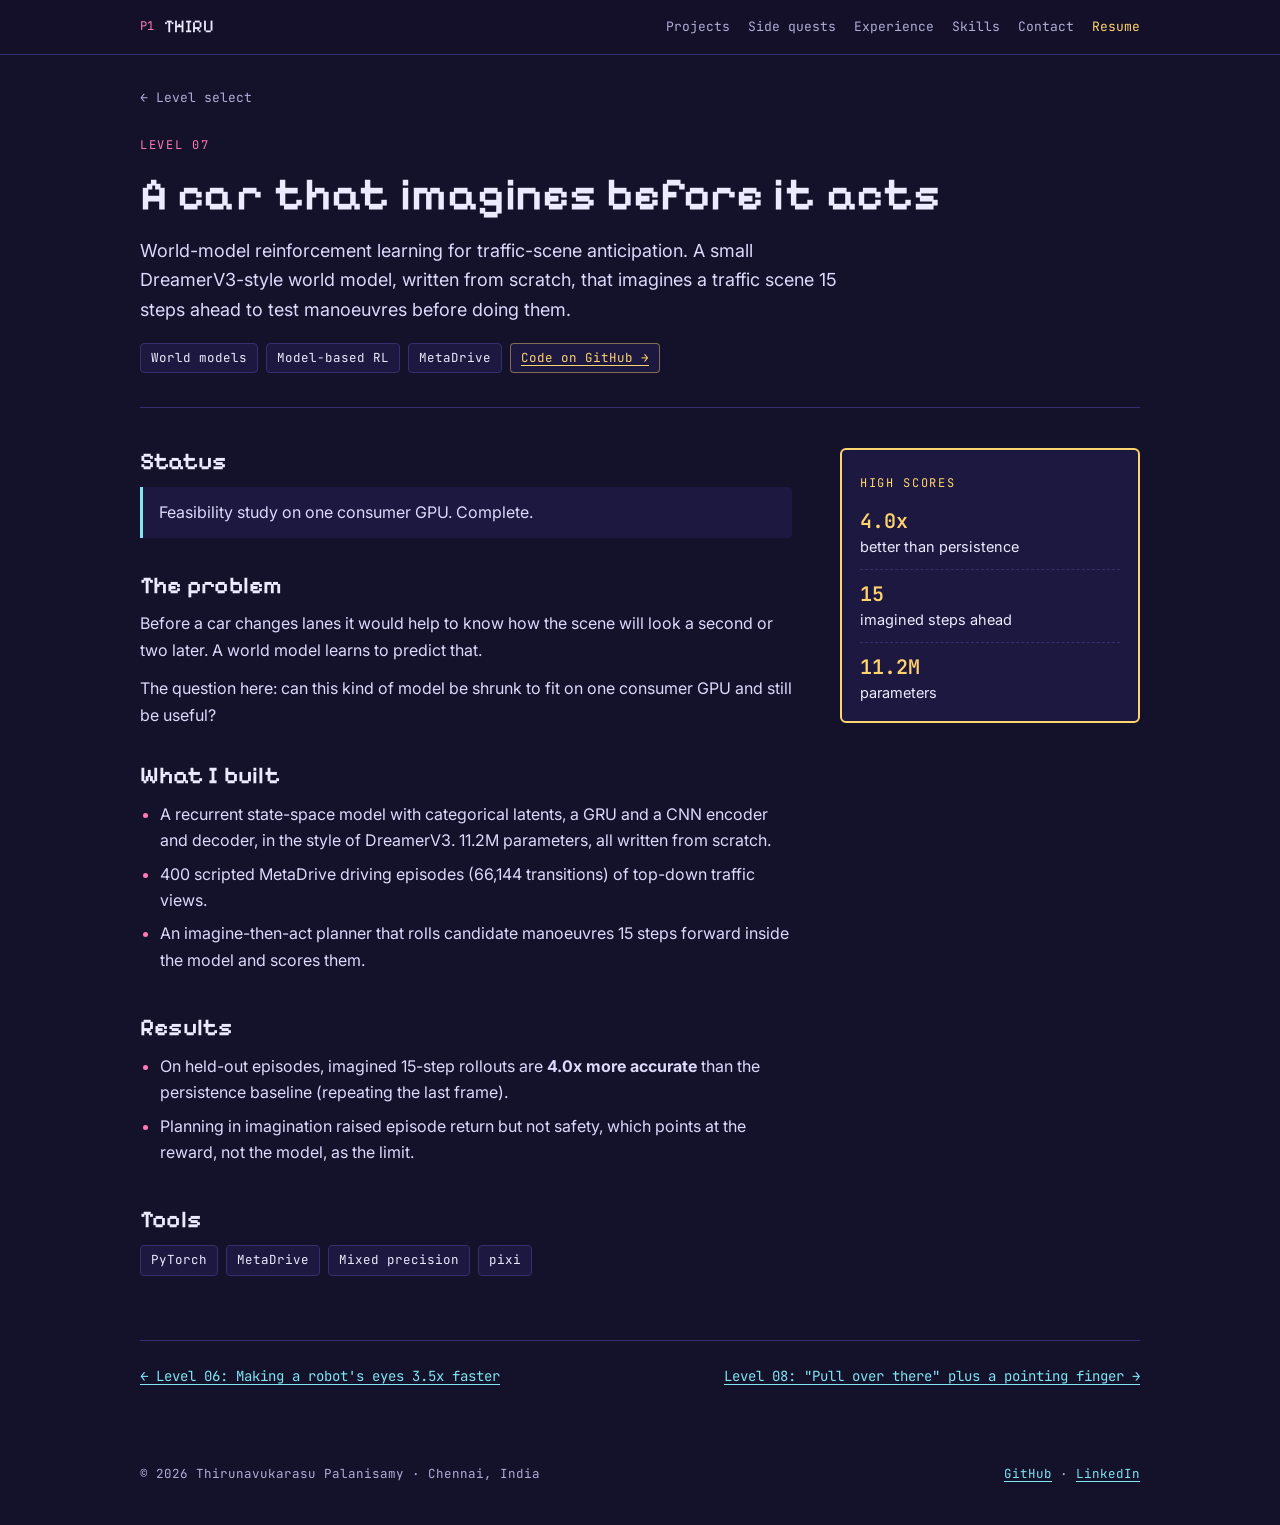
<file: website/projects/traffic-world-model.html>
<!doctype html>
<html lang="en">
<head>
<meta charset="utf-8">
<meta name="viewport" content="width=device-width, initial-scale=1, viewport-fit=cover">
<title>A car that imagines before it acts | Thirunavukarasu Palanisamy</title>
<meta name="description" content="World-model reinforcement learning for traffic-scene anticipation. A small DreamerV3-style world model, written from scratch, that imagines a traffic scene 15 steps ahead to test manoeuvres before doing them.">
<meta name="author" content="Thirunavukarasu Palanisamy">
<link rel="canonical" href="https://thiru51.github.io/thirunavukarasu-p.github.io/projects/traffic-world-model.html">
<meta property="og:type" content="website">
<meta property="og:title" content="A car that imagines before it acts | Thirunavukarasu Palanisamy">
<meta property="og:description" content="World-model reinforcement learning for traffic-scene anticipation. A small DreamerV3-style world model, written from scratch, that imagines a traffic scene 15 steps ahead to test manoeuvres before doing them.">
<meta property="og:url" content="https://thiru51.github.io/thirunavukarasu-p.github.io/projects/traffic-world-model.html">
<meta property="og:image" content="https://thiru51.github.io/thirunavukarasu-p.github.io/assets/og.png">
<meta name="twitter:card" content="summary_large_image">
<meta name="theme-color" content="#14112a">
<link rel="icon" href="../assets/favicon.svg" type="image/svg+xml">
<link rel="alternate" type="text/plain" href="https://thiru51.github.io/thirunavukarasu-p.github.io/llms.txt" title="Plain-text profile for AI assistants">
<link rel="preconnect" href="https://fonts.googleapis.com"><link rel="preconnect" href="https://fonts.gstatic.com" crossorigin><link rel="stylesheet" href="https://fonts.googleapis.com/css2?family=Inter:wght@400;500;600&family=JetBrains+Mono:wght@400;500;600&family=Pixelify+Sans:wght@500;600&display=swap">
<link rel="stylesheet" href="../assets/style.css">
<script type="application/ld+json">{
 "@context": "https://schema.org",
 "@type": "SoftwareSourceCode",
 "name": "World-model reinforcement learning for traffic-scene anticipation",
 "alternateName": "A car that imagines before it acts",
 "description": "A small DreamerV3-style world model, written from scratch, that imagines a traffic scene 15 steps ahead to test manoeuvres before doing them.",
 "url": "https://thiru51.github.io/thirunavukarasu-p.github.io/projects/traffic-world-model.html",
 "author": {
  "@type": "Person",
  "name": "Thirunavukarasu Palanisamy",
  "url": "https://thiru51.github.io/thirunavukarasu-p.github.io/"
 },
 "keywords": "World models, Model-based RL, MetaDrive, PyTorch, MetaDrive, Mixed precision, pixi",
 "codeRepository": "https://github.com/thiru51/traffic-world-model"
}</script>
</head>
<body>
<header class="hud">
  <div class="wrap">
    <a class="logo" href="../index.html"><span class="p1">P1</span>THIRU</a>
    <nav aria-label="Main">
      <a href="../index.html#levels">Projects</a>
      <a href="../index.html#side-quests">Side quests</a>
      <a href="../index.html#career">Experience</a>
      <a href="../index.html#inventory">Skills</a>
      <a href="../index.html#contact">Contact</a>
      <a class="resume" href="../resume.html">Resume</a>
    </nav>
  </div>
</header>
<main>

<div class="wrap">
  <div class="crumbs"><a href="../index.html#levels">&larr; Level select</a></div>
  <div class="proj-head">
    <span class="label">Level 07</span>
    <h1>A car that imagines before it acts</h1>
    <p class="lede">World-model reinforcement learning for traffic-scene anticipation. A small DreamerV3-style world model, written from scratch, that imagines a traffic scene 15 steps ahead to test manoeuvres before doing them.</p>
    <div class="meta"><span class="chip">World models</span><span class="chip">Model-based RL</span><span class="chip">MetaDrive</span><a class="chip gold" href="https://github.com/thiru51/traffic-world-model">Code on GitHub &rarr;</a></div>
  </div>
  <div class="proj-body">
    <div class="prose">
      <div><h2>Status</h2><p class="status">Feasibility study on one consumer GPU. Complete.</p></div>
      <div><h2>The problem</h2><p>Before a car changes lanes it would help to know how the scene will look a second or two later. A world model learns to predict that.</p><p>The question here: can this kind of model be shrunk to fit on one consumer GPU and still be useful?</p></div>
      <div><h2>What I built</h2><ul><li>A recurrent state-space model with categorical latents, a GRU and a CNN encoder and decoder, in the style of DreamerV3. 11.2M parameters, all written from scratch.</li><li>400 scripted MetaDrive driving episodes (66,144 transitions) of top-down traffic views.</li><li>An imagine-then-act planner that rolls candidate manoeuvres 15 steps forward inside the model and scores them.</li></ul></div>
      <div><h2>Results</h2><ul><li>On held-out episodes, imagined 15-step rollouts are <b>4.0x more accurate</b> than the persistence baseline (repeating the last frame).</li><li>Planning in imagination raised episode return but not safety, which points at the reward, not the model, as the limit.</li></ul></div>
      <div><h2>Tools</h2><div class="tools"><span class="chip">PyTorch</span><span class="chip">MetaDrive</span><span class="chip">Mixed precision</span><span class="chip">pixi</span></div></div>
    </div>
    <aside class="scorecard" aria-label="Key numbers">
      <span class="label">High scores</span>
      <ul><li><b>4.0x</b>better than persistence</li><li><b>15</b>imagined steps ahead</li><li><b>11.2M</b>parameters</li></ul>
    </aside>
  </div>
  <div class="next-prev"><a href="realtime-detection-tensorrt.html">&larr; Level 06: Making a robot&#x27;s eyes 3.5x faster</a><a href="speech-gesture-grounding.html">Level 08: &quot;Pull over there&quot; plus a pointing finger &rarr;</a></div>
</div>

</main>
<footer>
  <div class="wrap">
    <span>&copy; 2026 Thirunavukarasu Palanisamy &middot; Chennai, India</span>
    <span><a href="https://github.com/thiru51">GitHub</a> &middot; <a href="https://www.linkedin.com/in/thirunavukarasu-p/">LinkedIn</a></span>
  </div>
</footer>
</body>
</html>
</file>
<file: website/assets/style.css>
/* Robo Arcade, calm edition.
   Layout: a slim game HUD on top, then plain readable sections. The arcade feel lives in
   the labels, the pixel robot and the colours; all running text uses a normal font. */
:root {
  --bg: #14112a;
  --panel: #1c1840;
  --panel-2: #231e4f;
  --line: #352f6e;
  --text: #eceaff;
  --muted: #b0add6;
  --pink: #ff7ab6;
  --cyan: #7fe6f2;
  --yellow: #ffd36e;
  --green: #8ef0a8;
  --pixel: "Pixelify Sans", "Courier New", monospace;
  --body: "Inter", system-ui, -apple-system, "Segoe UI", sans-serif;
  --mono: "JetBrains Mono", ui-monospace, "SFMono-Regular", Menlo, monospace;
  color-scheme: dark;
}

* { box-sizing: border-box; }
html { scroll-behavior: smooth; }
@media (prefers-reduced-motion: reduce) { html { scroll-behavior: auto; } }

body {
  margin: 0;
  background: var(--bg);
  color: var(--text);
  font-family: var(--body);
  font-size: 16px;
  line-height: 1.65;
}

a { color: var(--cyan); text-underline-offset: 3px; }
a:hover { color: var(--yellow); }
:focus-visible { outline: 2px solid var(--yellow); outline-offset: 3px; border-radius: 2px; }
img, svg { max-width: 100%; }

.wrap {
  max-width: 1040px;
  margin: 0 auto;
  padding-left: max(20px, env(safe-area-inset-left, 0px));
  padding-right: max(20px, env(safe-area-inset-right, 0px));
}

h1, h2, h3 { line-height: 1.2; text-wrap: balance; margin: 0; }
h1, h2 { font-family: var(--pixel); font-weight: 600; letter-spacing: .01em; }
h3 { font-family: var(--body); font-weight: 600; }
p { margin: 0; }

/* ---------- HUD bar ---------- */
.hud {
  border-bottom: 1px solid var(--line);
  background: rgba(20, 17, 42, .92);
  font-family: var(--mono);
  font-size: 13px;
}
.hud .wrap {
  display: flex;
  flex-wrap: wrap;
  align-items: center;
  justify-content: space-between;
  gap: 10px 24px;
  padding-block: 12px;
}
.hud .logo {
  font-family: var(--pixel);
  font-size: 18px;
  color: var(--text);
  text-decoration: none;
  display: flex;
  align-items: center;
  gap: 10px;
}
.hud .logo .p1 { color: var(--pink); font-family: var(--mono); font-size: 12px; }
.hud nav { display: flex; flex-wrap: wrap; gap: 6px 18px; }
.hud nav a { color: var(--muted); text-decoration: none; }
.hud nav a:hover { color: var(--yellow); }
.hud nav a.resume { color: var(--yellow); }

/* ---------- labels ---------- */
.label {
  font-family: var(--mono);
  font-size: 12px;
  letter-spacing: .14em;
  text-transform: uppercase;
  color: var(--pink);
}

/* ---------- hero ---------- */
.hero {
  padding-block: 64px 56px;
  background-image: repeating-linear-gradient(0deg, rgba(255,255,255,.025) 0 2px, transparent 2px 4px);
  border-bottom: 1px solid var(--line);
}
.hero .wrap {
  display: grid;
  grid-template-columns: 180px minmax(0, 1fr);
  gap: 40px;
  align-items: center;
}
.hero .bot { width: 180px; height: 180px; }
.hero h1 { font-size: clamp(34px, 6vw, 56px); margin-top: 8px; }
.hero .class {
  font-family: var(--mono);
  font-size: 14px;
  color: var(--cyan);
  margin-top: 10px;
}
.hero .intro { max-width: 62ch; margin-top: 18px; font-size: 17px; color: #dcd9fb; }
.hero .stats { display: flex; flex-wrap: wrap; gap: 8px; margin-top: 20px; }
.chip {
  font-family: var(--mono);
  font-size: 12.5px;
  border: 1px solid var(--line);
  background: var(--panel);
  color: var(--text);
  padding: 4px 10px;
  border-radius: 4px;
  white-space: nowrap;
}
.chip.gold { color: var(--yellow); border-color: rgba(255, 211, 110, .45); }
.buttons { display: flex; flex-wrap: wrap; gap: 12px; margin-top: 26px; }
.btn {
  font-family: var(--mono);
  font-size: 14px;
  text-decoration: none;
  padding: 10px 16px;
  border: 2px solid var(--cyan);
  color: var(--cyan);
  border-radius: 4px;
  box-shadow: 3px 3px 0 #0b0920;
  transition: transform .1s, box-shadow .1s;
}
.btn:hover { transform: translate(-1px, -1px); box-shadow: 4px 4px 0 #0b0920; color: var(--yellow); border-color: var(--yellow); }
.btn.primary { background: var(--pink); border-color: var(--pink); color: #1a0f2e; font-weight: 600; }
.btn.primary:hover { background: var(--yellow); border-color: var(--yellow); color: #1a0f2e; }

@media (max-width: 720px) {
  .hero { padding-block: 40px; }
  .hero .wrap { grid-template-columns: minmax(0, 1fr); gap: 20px; }
  .hero .bot { width: 110px; height: 110px; }
}

/* pixel robot idle motion */
.bot .body { animation: bob 2.4s ease-in-out infinite; transform-origin: center; }
.bot .eyes { animation: blink 5s infinite; transform-origin: 50% 37%; }
@keyframes bob { 0%, 100% { transform: translateY(0); } 50% { transform: translateY(-.25px); } }
@keyframes blink { 0%, 94%, 100% { transform: scaleY(1); } 96% { transform: scaleY(.1); } }
@media (prefers-reduced-motion: reduce) { .bot .body, .bot .eyes { animation: none; } }

/* ---------- sections ---------- */
section.block { padding-block: 64px; border-bottom: 1px solid var(--line); }
.block-head { display: flex; flex-direction: column; gap: 6px; margin-bottom: 28px; }
.block-head h2 { font-size: clamp(26px, 4vw, 34px); }
.block-head p { color: var(--muted); max-width: 62ch; }

/* level cards */
.levels { display: grid; grid-template-columns: repeat(3, minmax(0, 1fr)); gap: 18px; }
@media (max-width: 900px) { .levels { grid-template-columns: repeat(2, minmax(0, 1fr)); } }
@media (max-width: 600px) { .levels { grid-template-columns: minmax(0, 1fr); } }
.level {
  background: var(--panel);
  border: 2px solid var(--line);
  border-radius: 6px;
  padding: 18px;
  display: flex;
  flex-direction: column;
  gap: 10px;
  text-decoration: none;
  color: var(--text);
  transition: border-color .15s, transform .15s, box-shadow .15s;
}
.level:hover { border-color: var(--cyan); transform: translateY(-2px); box-shadow: 4px 4px 0 #0b0920; color: var(--text); }
.level .label { color: var(--pink); }
.level h3 { font-size: 18px; }
.level p { color: var(--muted); font-size: 14.5px; line-height: 1.55; }
.level .score { font-family: var(--mono); font-size: 13px; color: var(--yellow); margin-top: auto; }
.level .tags { display: flex; flex-wrap: wrap; gap: 6px; }
.level .tags span { font-family: var(--mono); font-size: 11.5px; color: var(--cyan); background: var(--panel-2); padding: 2px 7px; border-radius: 3px; }
.level .go { font-family: var(--mono); font-size: 13px; color: var(--cyan); }

/* side quests */
.quests { display: grid; grid-template-columns: repeat(2, minmax(0, 1fr)); gap: 0 32px; }
@media (max-width: 700px) { .quests { grid-template-columns: minmax(0, 1fr); } }
.quest { padding: 14px 0; border-top: 1px dashed var(--line); display: flex; flex-direction: column; gap: 2px; min-width: 0; }
.quest h3 { font-size: 16px; }
.quest h3 a { color: var(--text); text-decoration: none; }
.quest h3 a:hover { color: var(--yellow); }
.quest h3 small { font-family: var(--mono); font-weight: 400; font-size: 12px; color: var(--cyan); margin-left: 8px; }
.quest p { color: var(--muted); font-size: 14.5px; }

/* career */
.career { display: flex; flex-direction: column; gap: 0; }
.job { display: grid; grid-template-columns: 190px minmax(0, 1fr); gap: 24px; padding: 22px 0; border-top: 1px dashed var(--line); }
.job:first-child { border-top: 0; padding-top: 0; }
@media (max-width: 700px) { .job { grid-template-columns: minmax(0, 1fr); gap: 6px; } }
.job .when { font-family: var(--mono); font-size: 13px; color: var(--yellow); }
.job .where { font-family: var(--mono); font-size: 13px; color: var(--muted); }
.job h3 { font-size: 18px; }
.job .org { color: var(--cyan); font-size: 15px; margin-top: 2px; }
.job ul { margin: 10px 0 0; padding-left: 20px; color: #d8d5f5; }
.job li { margin: 5px 0; }
.job li::marker { color: var(--pink); }

/* inventory */
.inventory { display: grid; grid-template-columns: repeat(3, minmax(0, 1fr)); gap: 16px; }
@media (max-width: 860px) { .inventory { grid-template-columns: repeat(2, minmax(0, 1fr)); } }
@media (max-width: 560px) { .inventory { grid-template-columns: minmax(0, 1fr); } }
.slot { background: var(--panel); border: 2px solid var(--line); border-radius: 6px; padding: 16px; }
.slot h3 { font-family: var(--mono); font-size: 13px; letter-spacing: .1em; text-transform: uppercase; color: var(--green); font-weight: 500; }
.slot ul { list-style: none; margin: 10px 0 0; padding: 0; display: flex; flex-wrap: wrap; gap: 6px; }
.slot li { font-size: 13.5px; background: var(--panel-2); padding: 3px 9px; border-radius: 3px; }

/* trophies */
.trophies { display: grid; grid-template-columns: repeat(2, minmax(0, 1fr)); gap: 16px; }
@media (max-width: 700px) { .trophies { grid-template-columns: minmax(0, 1fr); } }
.trophy { display: grid; grid-template-columns: 34px minmax(0, 1fr); gap: 14px; align-items: start; background: var(--panel); border: 2px solid var(--line); border-radius: 6px; padding: 16px; }
.trophy svg { width: 34px; height: 34px; }
.trophy h3 { font-size: 16px; }
.trophy p { color: var(--muted); font-size: 14.5px; margin-top: 2px; }

/* contact */
.contact { text-align: left; }
.contact .big { font-family: var(--pixel); font-size: clamp(28px, 5vw, 44px); line-height: 1.15; }
.contact .big span { color: var(--pink); }
.contact p { color: var(--muted); max-width: 60ch; margin-top: 12px; }
.contact .links { display: flex; flex-wrap: wrap; gap: 12px; margin-top: 24px; }

footer { padding-block: 28px 40px; font-family: var(--mono); font-size: 12.5px; color: var(--muted); }
footer .wrap { display: flex; flex-wrap: wrap; justify-content: space-between; gap: 10px; }

/* ---------- project pages ---------- */
.crumbs { padding-top: 32px; font-family: var(--mono); font-size: 13px; }
.crumbs a { color: var(--muted); text-decoration: none; }
.crumbs a:hover { color: var(--yellow); }
.proj-head { padding-block: 22px 34px; border-bottom: 1px solid var(--line); }
.proj-head h1 { font-size: clamp(30px, 5vw, 46px); margin-top: 10px; }
.proj-head .lede { font-size: 18px; color: #dcd9fb; max-width: 64ch; margin-top: 14px; }
.proj-head .meta { display: flex; flex-wrap: wrap; gap: 8px; margin-top: 18px; }
.proj-body { display: grid; grid-template-columns: minmax(0, 1fr) 300px; gap: 48px; padding-block: 40px 64px; }
@media (max-width: 860px) { .proj-body { grid-template-columns: minmax(0, 1fr); gap: 32px; } }
.prose { display: flex; flex-direction: column; gap: 34px; min-width: 0; }
.prose h2 { font-size: 24px; margin-bottom: 10px; }
.prose p { max-width: 68ch; color: #dcd9fb; }
.prose p + p { margin-top: 12px; }
.prose ul { margin: 0; padding-left: 20px; max-width: 68ch; color: #dcd9fb; }
.prose li { margin: 7px 0; }
.prose li::marker { color: var(--pink); }
.scorecard { background: var(--panel); border: 2px solid var(--yellow); border-radius: 6px; padding: 18px; align-self: start; position: sticky; top: 20px; }
.scorecard .label { color: var(--yellow); }
.scorecard ul { list-style: none; padding: 0; margin: 12px 0 0; display: flex; flex-direction: column; gap: 12px; }
.scorecard li { font-size: 14.5px; line-height: 1.45; border-top: 1px dashed var(--line); padding-top: 10px; }
.scorecard li:first-child { border-top: 0; padding-top: 0; }
.scorecard b { display: block; font-family: var(--mono); font-size: 20px; color: var(--yellow); font-weight: 600; }
.tools { display: flex; flex-wrap: wrap; gap: 8px; }
.status { background: var(--panel); border-left: 3px solid var(--cyan); padding: 12px 16px; border-radius: 0 4px 4px 0; max-width: 68ch; color: #dcd9fb; }
.next-prev { display: flex; flex-wrap: wrap; justify-content: space-between; gap: 16px; padding-block: 24px 48px; border-top: 1px solid var(--line); font-family: var(--mono); font-size: 14px; }

/* ---------- resume page ---------- */
.resume-page { padding-block: 40px 64px; max-width: 760px; }
.resume-page h1 { font-size: clamp(30px, 5vw, 42px); }
.resume-page h2 { font-size: 22px; margin: 36px 0 12px; color: var(--cyan); }
.resume-page h3 { font-size: 17px; margin-top: 18px; }
.resume-page .sub { font-family: var(--mono); font-size: 13px; color: var(--muted); }
.resume-page ul { padding-left: 20px; color: #dcd9fb; margin: 8px 0 0; }
.resume-page li { margin: 5px 0; }
.resume-page p { color: #dcd9fb; margin-top: 6px; }

.sr-only { position: absolute; width: 1px; height: 1px; overflow: hidden; clip: rect(0 0 0 0); white-space: nowrap; }
</file>
